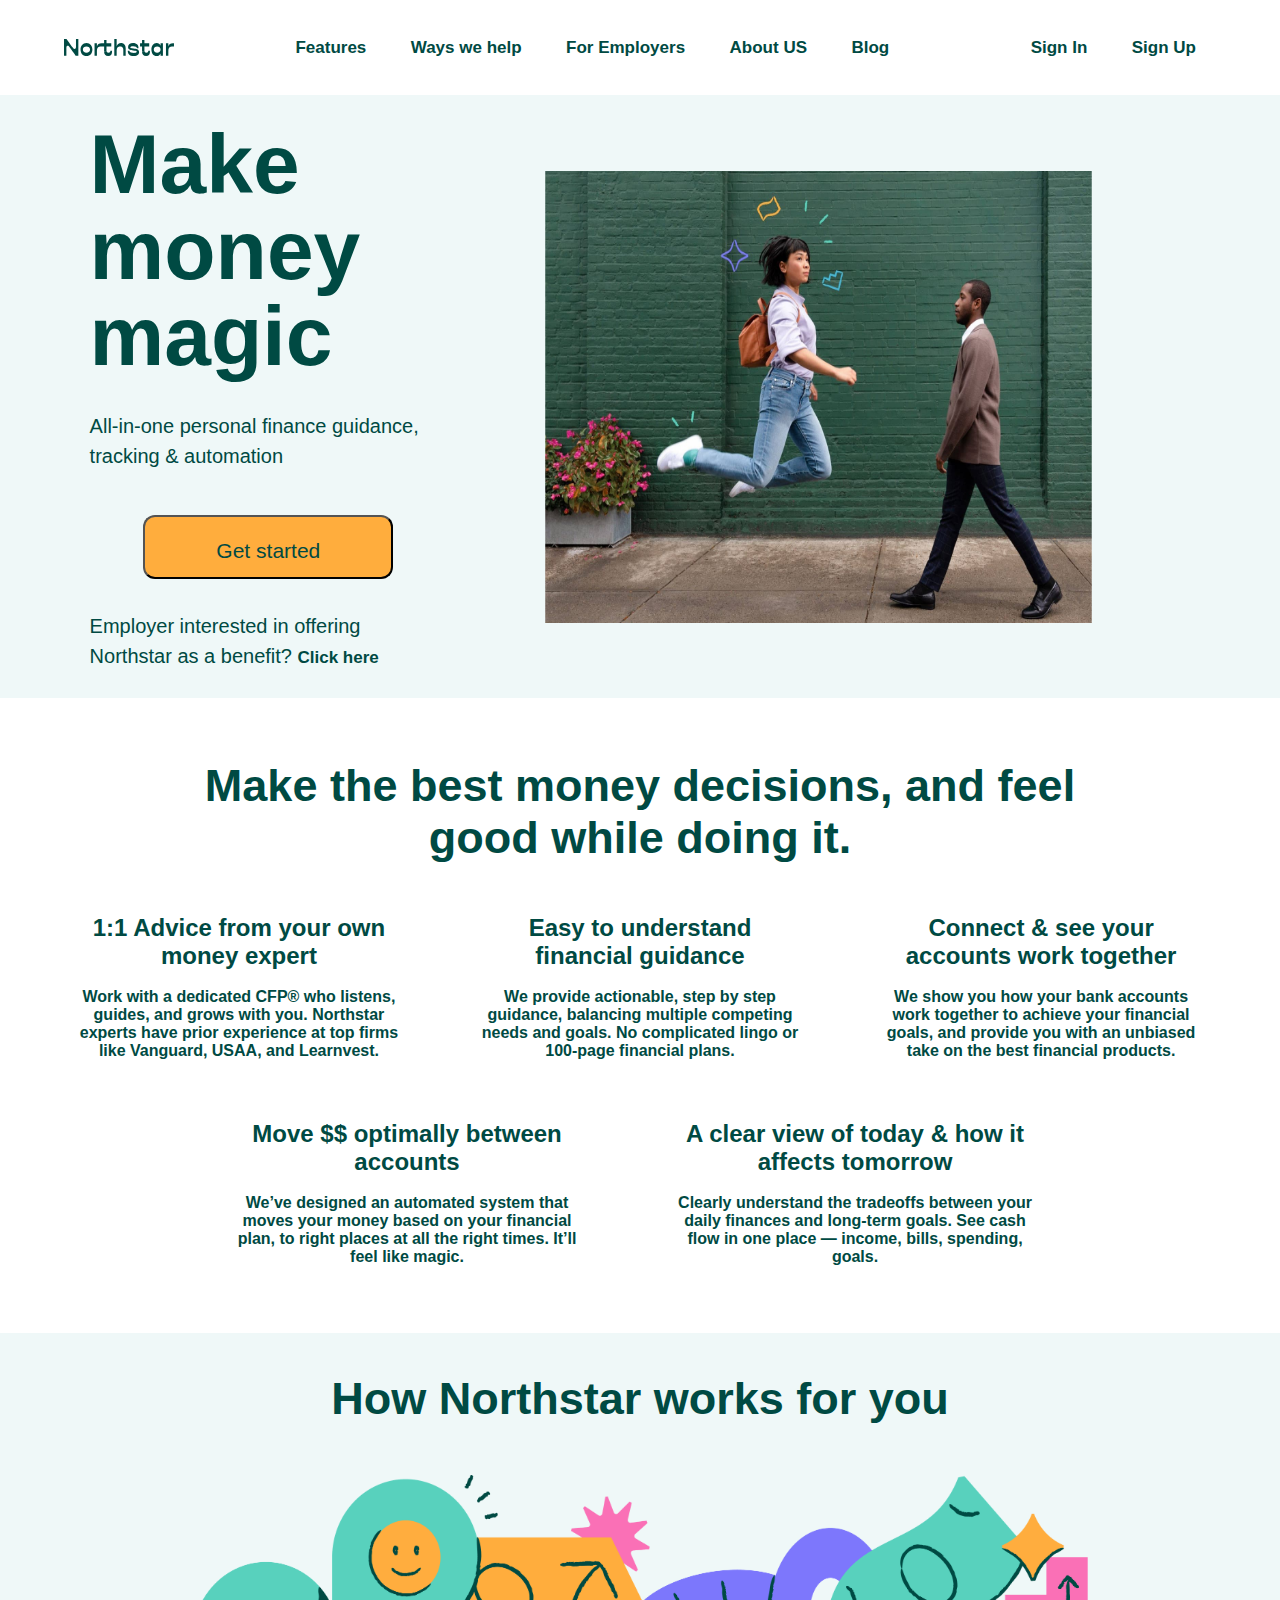
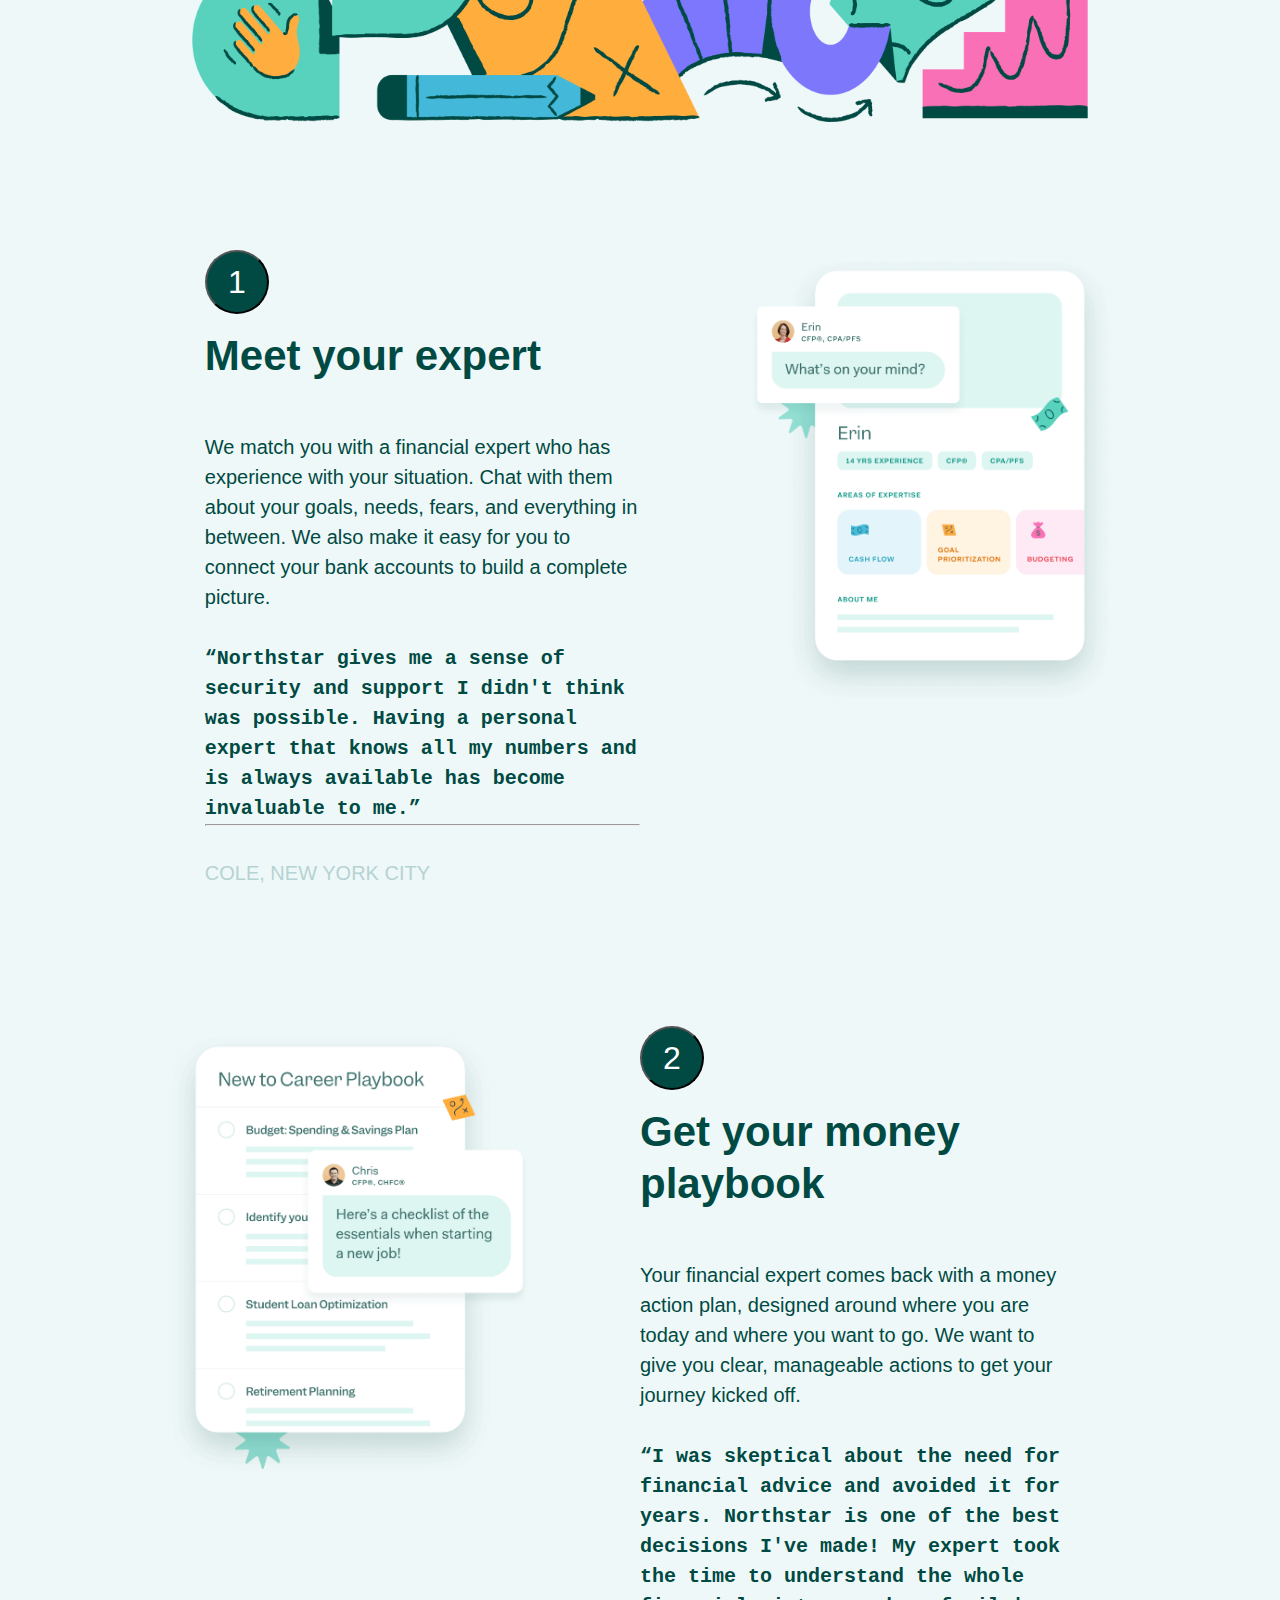
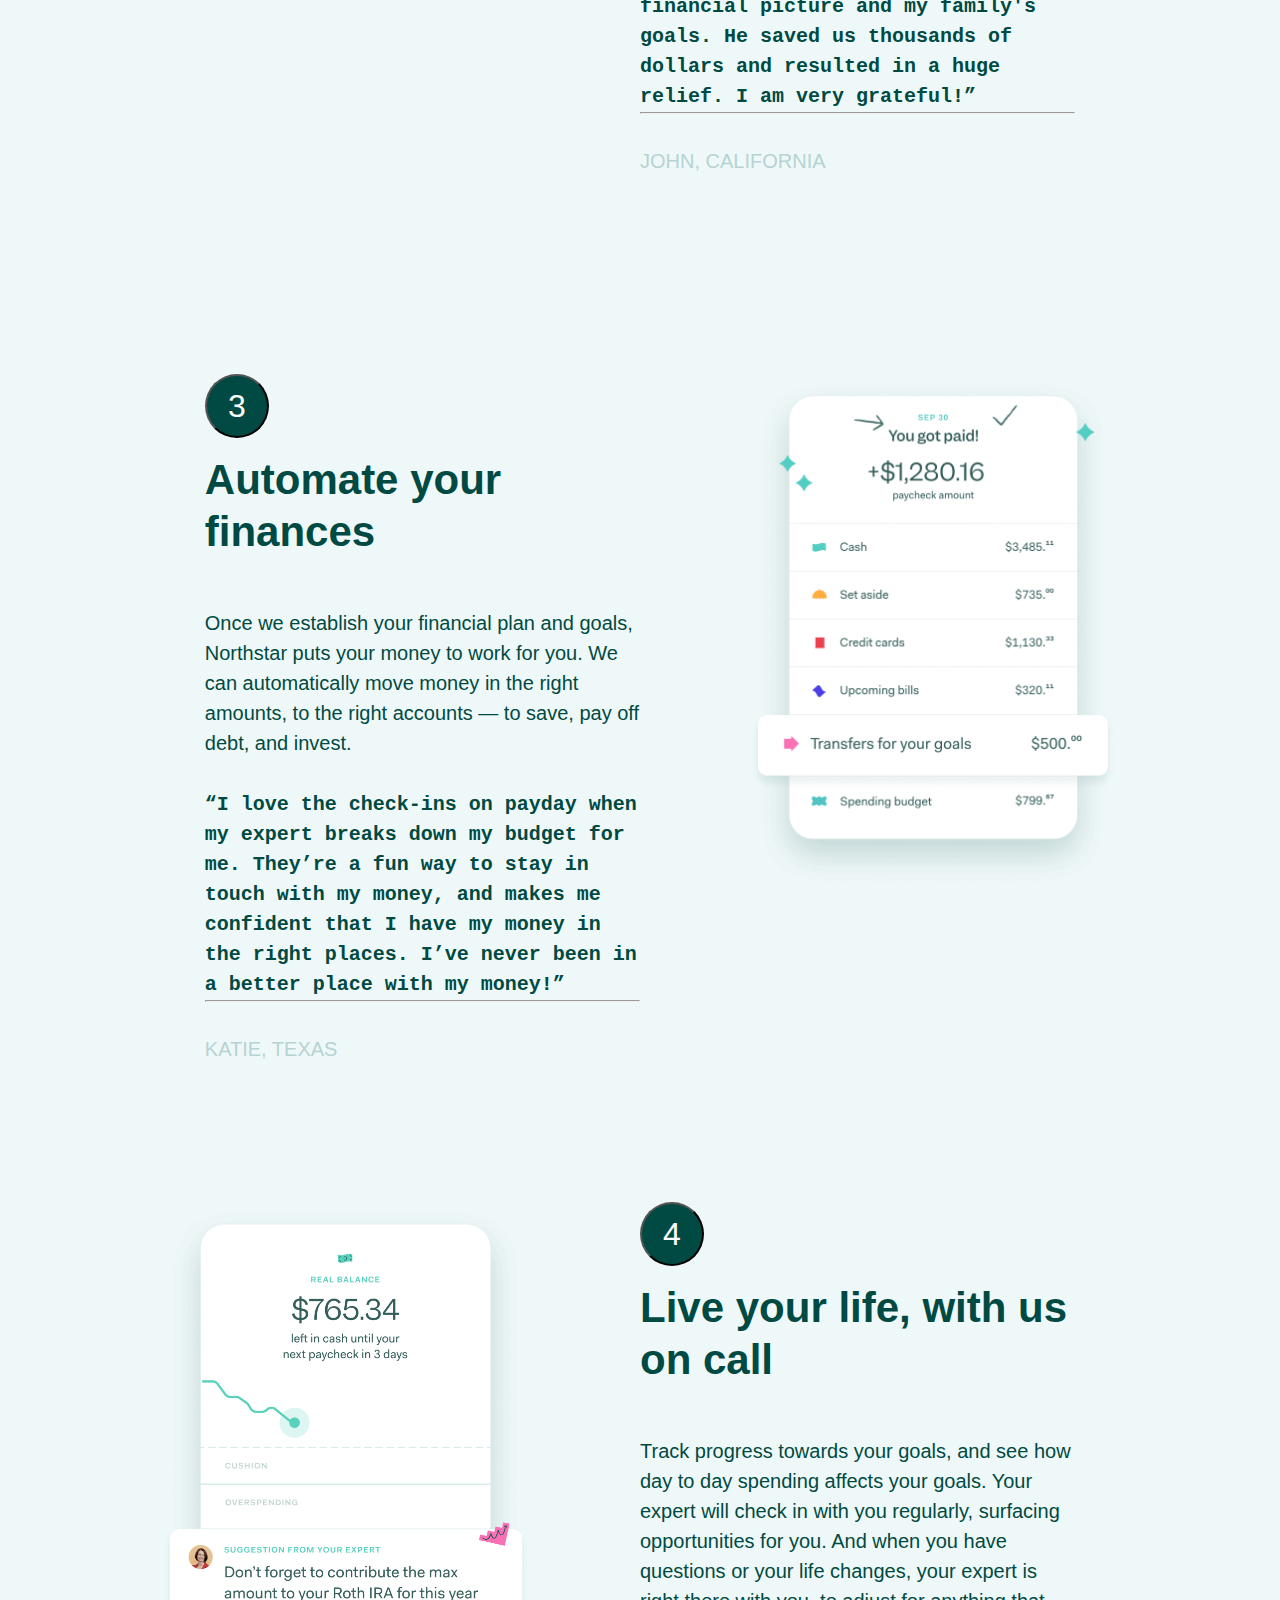
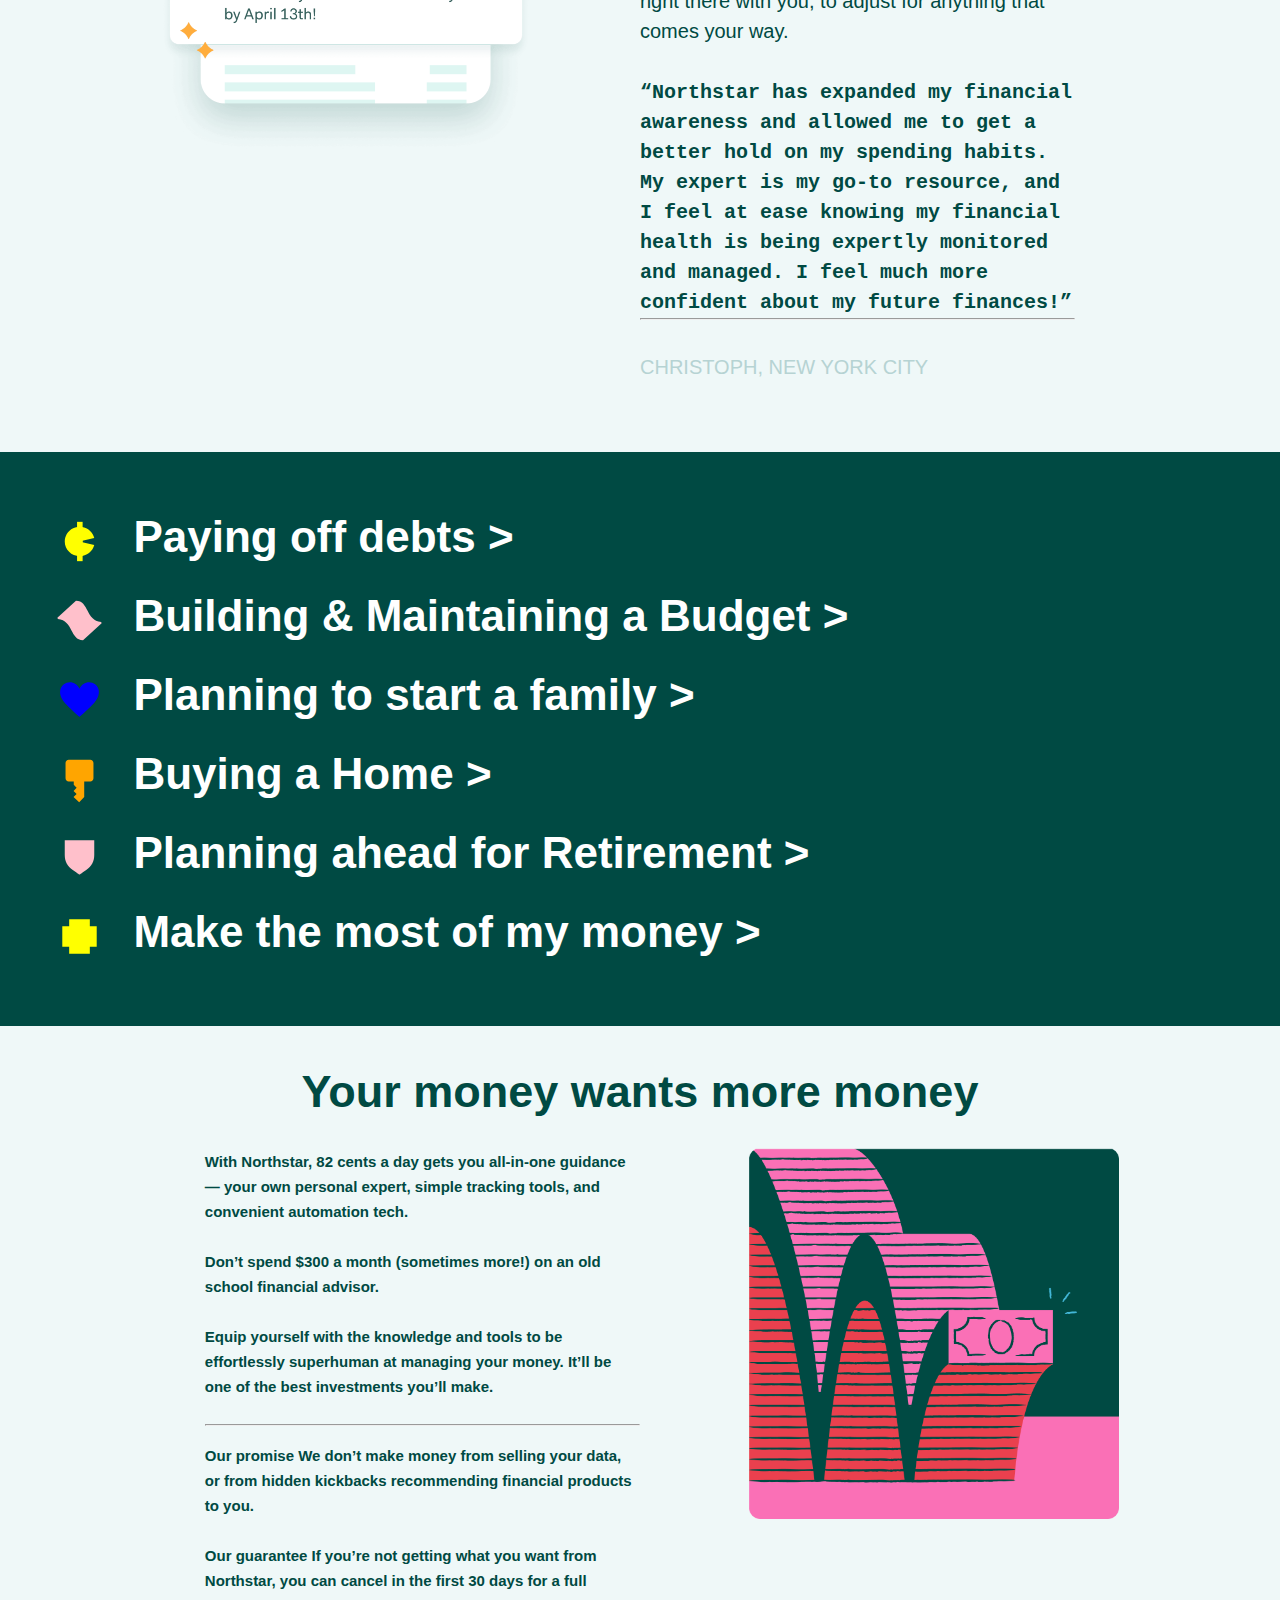
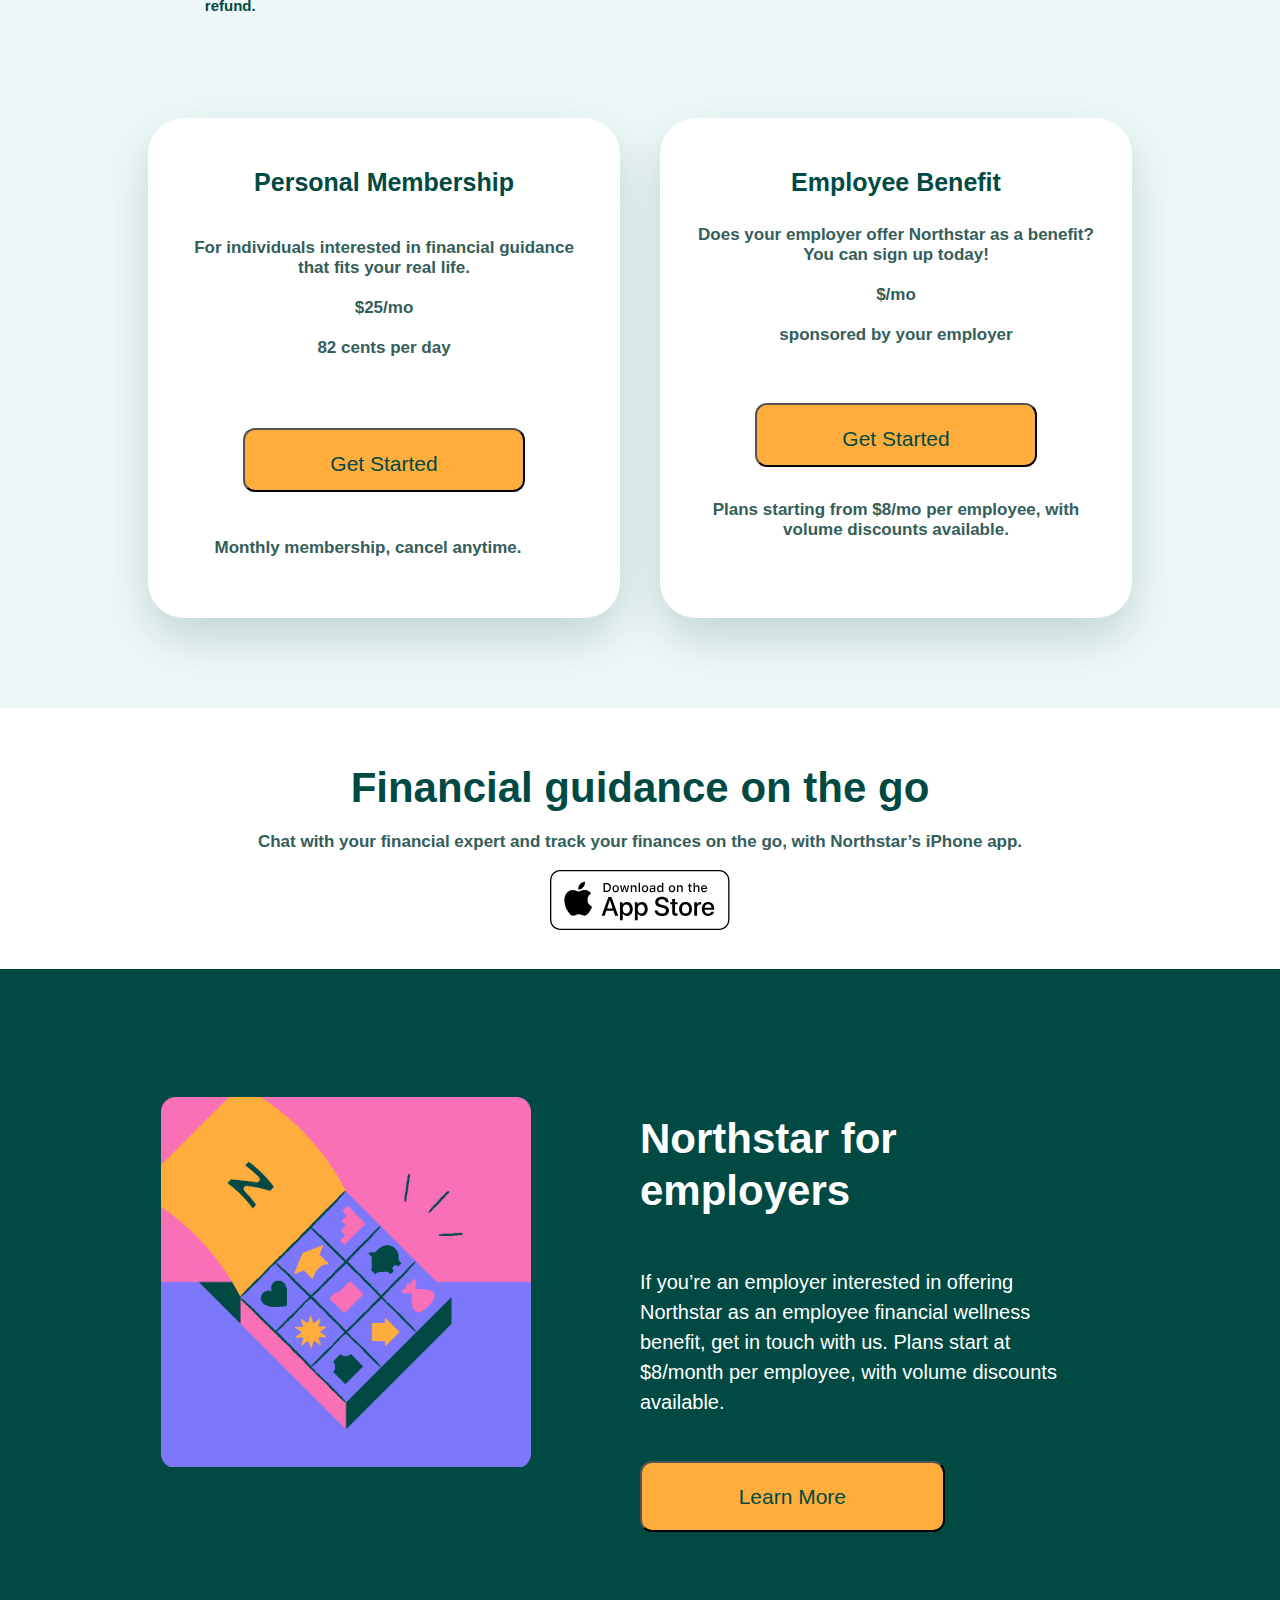
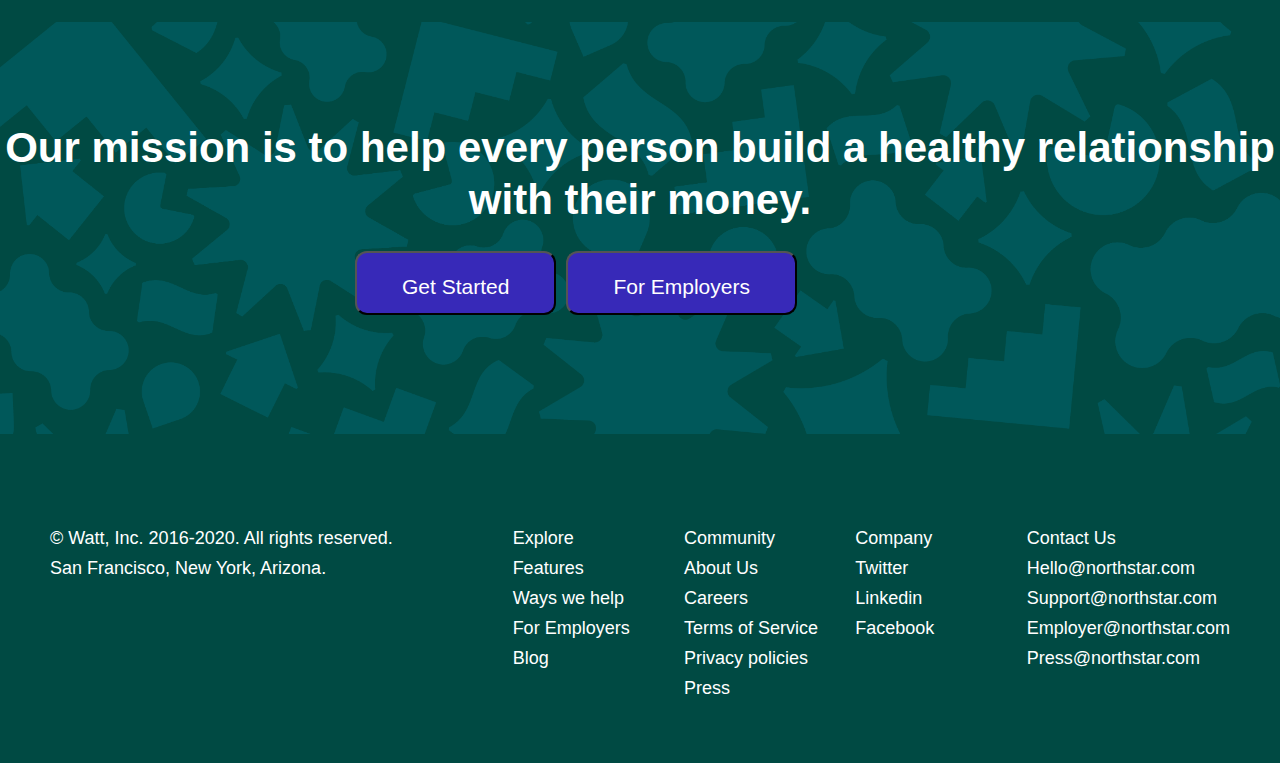
<file: index.html>
<!DOCTYPE html>

<html>
    <head>
        <meta charset="utf-8">
        <meta http-equiv="X-UA-Compatible" content="IE=edge">
        <title>Northstar</title>
        <meta name="description" content="">
        <meta name="viewport" content="width=device-width, initial-scale=1">
        <link rel="stylesheet" href="style.css">
    </head>
    <body>
        <div class="section1">
            <svg font-family="inherit" flex="0 0 auto" color="#004A43" class="logo" viewBox="0 0 656 104" fill="currentColor"><path d="M62.6699 60.43C68.2999 60.43 71.4399 56.77 71.4399 48.8V0.570007H85.5699V101.86H70.9099C70.9099 101.86 44.6099 65 34.5299 51.54C30.2099 45.66 27.8599 42 23.0099 42C17.3799 42 14.2399 45.66 14.2399 53.63V101.86H0.109863V0.570007H14.7699C14.7699 0.570007 41.0699 37.43 51.1499 50.89C55.4699 56.77 57.8199 60.43 62.6699 60.43Z" fill="currentColor"></path><path d="M169.32 64.17C169.32 85.63 156.63 103.43 134.12 103.43C111.35 103.43 98.6599 85.63 98.6599 64.17C98.6599 43.1 111.35 25.04 134.12 25.04C156.62 25.04 169.32 43.1 169.32 64.17ZM155.31 64.17C155.31 52.26 146.93 45.33 134.11 45.33C121.02 45.33 112.65 52.27 112.65 64.17C112.65 76.6 121.03 83.15 134.11 83.15C146.94 83.15 155.31 76.6 155.31 64.17Z" fill="currentColor"></path><path d="M239.32 77.3V46.24H227.28C212.88 46.24 204.12 47.68 199.14 56.19C196.78 60.25 196.26 65.22 196.26 72.68V101.86H182.13V26.61H196.26V45.72C200.19 32.63 208.69 26.61 223.87 26.61H239.31V7.37H253.44V26.61H281.94V46.24H253.44V71.57" fill="currentColor"></path><path d="M299.93 101.86V0.570007H314.06V45.98C317.2 33.94 326.23 25.3 340.36 25.3C356.72 25.3 367.84 37.99 367.84 56.05V101.85H353.71V65.47C353.71 60.76 353.19 56.96 350.57 53.3C347.17 48.59 342.06 46.23 334.74 46.23C326.63 46.23 318.91 49.11 315.37 58.79C314.06 62.45 314.06 68.34 314.06 74.62V101.84H299.93V101.86Z" fill="currentColor"></path><path d="M465.51 77.3V46.24H453.47V26.61H465.51V7.37H479.64V26.61H508.14V46.24H479.64V71.57" fill="currentColor"></path><path d="M575.8 101.86V87.73C571.48 97.28 563.76 103.43 552.51 103.43C532.23 103.43 521.36 86.29 521.36 64.3C521.36 42.71 532.22 25.04 552.51 25.04C563.76 25.04 571.49 31.32 575.8 40.87V26.61H589.93V101.86H575.8ZM575.8 64.17C575.8 52.26 567.69 45.33 555.65 45.33C543.35 45.33 535.37 52.27 535.37 64.17C535.37 76.6 543.35 83.15 555.65 83.15C567.69 83.15 575.8 76.6 575.8 64.17Z" fill="currentColor"></path><path d="M608.12 101.86V26.61H622.25V45.72C626.18 32.63 634.68 26.61 649.86 26.61H655.88V46.24H653.26C638.87 46.24 630.1 47.68 625.12 56.19C622.76 60.25 622.24 65.22 622.24 72.68V101.86H608.12Z" fill="currentColor"></path><path d="M479.64 71.57C479.64 77.94 482.02 83.19 491.13 83.19C499.3 83.19 502.88 79.07 502.88 71.5H512.69C514.05 92.18 506.86 103.43 489.88 103.43C472.98 103.43 465.5 90.78 465.5 77.3" fill="currentColor"></path><path d="M253.46 71.57C253.46 77.94 255.84 83.19 264.95 83.19C273.12 83.19 276.7 79.07 276.7 71.5H286.51C287.87 92.18 280.68 103.43 263.7 103.43C246.8 103.43 239.32 90.78 239.32 77.3" fill="currentColor"></path><path d="M447.72 80.14C447.72 90.28 440.36 103.43 416.05 103.43C389.61 103.43 379.75 88.25 380.4 71.5H390.21C390.21 75.69 392.75 78.7 395.76 80.53C401.19 83.72 409.81 84.19 417.01 84.19C425.9 84.19 433.62 81.87 433.62 77.08C433.62 74.44 432.03 72.28 427.01 71.37C423.7 70.77 419.1 70.03 412.41 69.21C397.41 67.36 382.12 64.69 382.12 48.6C382.12 34.5 394.2 25.04 411.55 25.04C434.87 25.04 445.72 40.1 444.21 55.75H434.66C434.66 52.45 432.02 48.92 428.75 47.22C424.96 45.26 420.13 44.02 412.41 44.02C402.25 44.02 395.48 46.19 395.48 51.06C395.48 54.86 398.56 56.81 414.36 58.61C424.5 59.74 431.51 60.67 436.31 62.81C444.57 66.17 447.72 73.2 447.72 80.14Z" fill="currentColor"></path></svg>
            <ul class="navbar">
                <li>Features</li>
                <li>Ways we help</li>
                <li>For Employers</li>
                <li>About US</li>
                <li>Blog</li>
            </ul>
            <ul class="signin">
                <li>Sign In</li>
                <li>Sign Up</li>
            </ul>
        </div>
        <div class="section2">
            <div class="S1">
                <p class="p1">Make money magic</p>
                <p class="p2">All-in-one personal finance guidance, tracking & automation</p>
                <button class="b1">Get started</button>
                <p class="p3">Employer interested in offering Northstar as a benefit? <a href="#">Click here</a></p>
            </div>
            <div class="S2">
                <img src="images/bg1.jpg" alt="Northstarr">
            </div>
        </div>
        <div class="section3">
            <p class="p4">Make the best money decisions, and feel good while doing it.</p>
        </div>
        <div class="section4">
            <div class="S3">
                <h2>1:1 Advice from your own money expert</h2><br>
                Work with a dedicated CFP® who listens, guides, and grows with you. Northstar experts have prior experience at top firms like Vanguard, USAA, and Learnvest.
            </div>
            <div class="S3">
                <h2>Easy to understand financial guidance</h2><br>
                We provide actionable, step by step guidance, balancing multiple competing needs and goals. No complicated lingo or 100-page financial plans.
            </div>
            <div class="S3">
                <h2>Connect & see your accounts work together</h2><br>
                We show you how your bank accounts work together to achieve your financial goals, and provide you with an unbiased take on the best financial products.
            </div>
        </div>
        <div class="section5">
            <div class="S4">
                <h2>Move $$ optimally between accounts</h2><br>
                We’ve designed an automated system that moves your money based on your financial plan, to right places at all the right times. It’ll feel like magic.
            </div>
            <div class="S4">
                <h2>A clear view of today &amp; how it affects tomorrow</h2><br>
                Clearly understand the tradeoffs between your daily finances and long-term goals. See cash flow in one place — income, bills, spending, goals.
            </div>
        </div>
        <div class="section6">
            <p class="p5">How Northstar works for you</p>
            <img src="images/bg2.png" alt="">
        </div>
        <div class="section7">
            <div class="S5">
                <button class="b2">1</button>
                <p class="p6">Meet your expert</p><br>
                <p class="p7"> We match you with a financial expert who has experience with your situation. Chat with them about your goals, needs, fears, and everything in between. We also make it easy for you to connect your bank accounts to build a complete picture.</p>
                <p class="p8">“Northstar gives me a sense of security and support I didn't think was possible. Having a personal expert that knows all my numbers and is always available has become invaluable to me.”</p>
                <hr>
                <p class="p9">COLE, NEW YORK CITY</p>
            </div>
            <div class="S6">
                <img src="images/bg3.png" alt="">
            </div>
        </div>
        <div class="section8">
            <div class="S5">
                <button class="b2">2</button>
                <p class="p6">Get your money playbook</p><br>
                <p class="p7">Your financial expert comes back with a money action plan, designed around where you are today and where you want to go. We want to give you clear, manageable actions to get your journey kicked off.</p>
                <p class="p8">“I was skeptical about the need for financial advice and avoided it for years. Northstar is one of the best decisions I've made! My expert took the time to understand the whole financial picture and my family's goals. He saved us thousands of dollars and resulted in a huge relief. I am very grateful!”</p>
                <hr>
                <p class="p9">JOHN, CALIFORNIA</p>
            </div>
            <div class="S6">
                <img src="images/bg4.png" alt="">
            </div>
        </div>
        <div class="section7">
            <div class="S5">
                <button class="b2">3</button>
                <p class="p6">Automate your finances</p><br>
                <p class="p7">Once we establish your financial plan and goals, Northstar puts your money to work for you. We can automatically move money in the right amounts, to the right accounts — to save, pay off debt, and invest.</p>
                <p class="p8">“I love the check-ins on payday when my expert breaks down my budget for me. They’re a fun way to stay in touch with my money, and makes me confident that I have my money in the right places. I’ve never been in a better place with my money!”</p>
                <hr>
                <p class="p9">KATIE, TEXAS</p>
            </div>
            <div class="S6">
                <img src="images/bg5.png" alt="">
            </div>
        </div>
        <div class="section8">
            <div class="S5">
                <button class="b2">4</button>
                <p class="p6">Live your life, with us on call</p><br>
                <p class="p7"> Track progress towards your goals, and see how day to day spending affects your goals. Your expert will check in with you regularly, surfacing opportunities for you. And when you have questions or your life changes, your expert is right there with you, to adjust for anything that comes your way.</p>
                <p class="p8">“Northstar has expanded my financial awareness and allowed me to get a better hold on my spending habits. My expert is my go-to resource, and I feel at ease knowing my financial health is being expertly monitored and managed. I feel much more confident about my future finances!”</p>
                <hr>
                <p class="p9">CHRISTOPH, NEW YORK CITY</p>
            </div>
            <div class="S6">
                <img src="images/bg6.png" alt="">
            </div>
        </div>
        <div class="section9">
            <svg class="li" viewBox="0 0 56 56" fill="yellow"><path d="M30.9635 9.33337H25.67V46.6667H30.9635V9.33337Z" fill="yellow"></path><path d="M30.7864 28.6273C30.7864 27.9599 30.7864 28.0533 30.7864 27.3859L42 24.6964C40.4808 18.6099 34.8808 14.0984 28.2044 14.0984C20.363 14.0984 14 20.325 14 28.0133C14 35.6948 20.3562 41.9282 28.2044 41.9282C34.8808 41.9282 40.4808 37.41 42 31.3302L30.7864 28.6273Z" fill="yellow"></path></svg>
            <h1> &nbsp; Paying off debts &gt;</h1>
        </div>
        <div class="section10">
            <svg class="li" viewBox="0 0 56 56" fill="pink"><path d="M48.528 29.483C33.8362 28.1633 36.9904 9.33337 24.6511 9.33337L7 25.3606C7.22476 25.9048 7.25473 25.9728 7.472 26.517C22.1638 27.8368 19.0096 46.6667 31.3489 46.6667L49 30.6395C48.7827 30.0953 48.7528 30.0272 48.528 29.483Z" fill="pink"></path></svg>
            <h1> &nbsp; Building &amp; Maintaining a Budget &gt;</h1>
        </div>
        <div class="section10">
            <svg class="li" viewBox="0 0 56 56" fill="blue"><path d="M28 44.4647C28 44.4647 18.6821 36.2385 14.1255 31.2649C8.77278 25.4118 7.76442 17.6481 13.1399 13.5085C17.9239 9.81622 25.1796 11.3629 28 17.7088C30.8204 11.3553 38.0761 9.81622 42.8602 13.5085C48.2356 17.6557 47.2273 25.4118 41.8746 31.2649C37.3255 36.2385 28 44.4647 28 44.4647Z" fill="blue"></path></svg>
            <h1> &nbsp; Planning to start a family &gt;</h1>
        </div>
        <div class="section10">
            <svg class="li" viewBox="0 0 56 56" fill="orange"><path fill-rule="evenodd" clip-rule="evenodd" d="M32.4744 30.8258H38.2429C39.8961 30.8258 41.2388 29.483 41.2456 27.8231V13.228C41.2456 11.5681 39.9028 10.2253 38.2429 10.2253H17.7572C16.0972 10.2253 14.7545 11.5681 14.7545 13.228V27.8231C14.7545 29.483 16.0972 30.8258 17.7572 30.8258H22.5554V33.9503L25.268 36.8787L22.3463 39.8072L25.268 42.7289L22.3463 45.6574L27.6971 50.4415L32.4744 45.6574V30.8258Z" fill="orange"></path></svg>
            <h1> &nbsp; Buying a Home &gt;</h1>
        </div>
        <div class="section10">
            <svg class="li" viewBox="0 0 56 56" fill="pink"><path d="M42 11.6666V25.6676C42 31.7034 39.5505 36.3468 34.3793 39.916C29.2082 43.4852 28 44.3333 28 44.3333C28 44.3333 26.7919 43.4922 21.6207 39.916C16.4495 36.3468 14 31.7034 14 25.6676V11.6666H42Z" fill="pink"></path></svg>
            <h1> &nbsp; Planning ahead for Retirement &gt;</h1>
        </div>
        <div class="section11">
            <svg class="li" viewBox="0 0 56 56" fill="yellow"><path d="M37.7985 18.2015V11.6666H18.2016V18.2015H11.6667V37.7984H18.2016V44.3333H37.7985V37.7984H44.3334V18.2015H37.7985Z" fill="yellow"></path></svg>
            <h1> &nbsp; Make the most of my money &gt;</h1>
        </div>
        <div class="section12">
            <p class="p10">Your money wants more money</p>
        </div>
        <div class="section13">
            <div class="S7">
                <p class="p11">
                    With Northstar, 82 cents a day gets you all-in-one guidance — your own personal expert, simple tracking tools, and convenient automation tech. 
                <br>
                <br>
                    Don’t spend $300 a month (sometimes more!) on an old school financial advisor. 
                <br>
                <br>
                    Equip yourself with the knowledge and tools to be effortlessly superhuman at managing your money. It’ll be one of the best investments you’ll make.
                <br>
                <br>
                </p>
                <hr>
                <p class="p12">
                    Our promise
                        We don’t make money from selling your data, or from hidden kickbacks recommending financial products to you. 
                <br>
                <br>
                    Our guarantee
                        If you’re not getting what you want from Northstar, you can cancel in the first 30 days for a full refund.    
                </p>
            </div>
            <div class="S8">
                <img src="images/bg7.png" alt="">
            </div>
        </div>
        <div class="section14">
            <div class="S9">
                <div class="A1">
                    <h5>Personal Membership</h5>
                    <h6>
                        For individuals interested in financial guidance that fits your real life.
                    <br>
                    <br>
                    $25/mo
                    <br>
                    <br>
                    82 cents per day
                    </h6>
                    <br>
                    <button class="b3">Get Started</button>
                    <br>
                    <h6 class="H1">Monthly membership, cancel anytime.</h6>
                    <br>
                </div>
                <div class="A1">
                    <h5>Employee Benefit</h5>
                    <h6>
                        Does your employer offer Northstar as a benefit? You can sign up today!
                    <br>
                    <br>
                    $/mo
                    <br>
                    <br>
                    sponsored by your employer 
                    </h6>
                    <br>
                    <button class="b3">Get Started</button>
                    <br>
                    <h6 class="H1">Plans starting from $8/mo per employee, with volume discounts available.</h6>
                    <br>
                </div>
            </div>
        </div>
        <div class="section15">
            <div class=".S10">
                <p class="p13">Financial guidance on the go</p>
                <br>
                <h6 class="h7">
                    Chat with your financial expert and track your finances on the go, with Northstar’s iPhone app.
                </h6>
            </div>
            <br>
            <svg class="apple" width="180" height="60" viewBox="0 0 180 60" fill="none"><path d="M165.202 0.000195H14.302C13.752 0.000195 13.2085 0.000195 12.6599 0.003195C12.2007 0.006195 11.7451 0.01491 11.2815 0.022245C10.2743 0.0340977 9.26941 0.122709 8.27565 0.28731C7.28329 0.455494 6.32201 0.772569 5.42433 1.22781C4.52775 1.6869 3.70852 2.28345 2.99636 2.9958C2.28045 3.70615 1.68369 4.52722 1.22903 5.42743C0.7731 6.32586 0.456961 7.2886 0.291525 8.28242C0.124516 9.27497 0.0346476 10.279 0.022725 11.2854C0.008805 11.7453 0.007335 12.2067 0 12.6667V47.3381C0.007335 47.8038 0.008805 48.255 0.022725 48.7209C0.0346512 49.7273 0.12452 50.7313 0.291525 51.7238C0.456504 52.7182 0.772662 53.6815 1.22903 54.5802C1.68349 55.4775 2.28033 56.2953 2.99636 57.0017C3.70582 57.7172 4.52558 58.3142 5.42433 58.7697C6.322 59.2262 7.28318 59.5452 8.27565 59.7159C9.26958 59.8792 10.2743 59.9679 11.2815 59.9811C11.7451 59.9913 12.2007 59.9972 12.6599 59.9972C13.2085 60.0002 13.752 60.0002 14.302 60.0002H165.202C165.741 60.0002 166.289 60.0002 166.828 59.9972C167.285 59.9972 167.754 59.9913 168.211 59.9811C169.216 59.9686 170.219 59.8799 171.211 59.7159C172.207 59.544 173.171 59.2251 174.073 58.7697C174.971 58.3139 175.79 57.717 176.499 57.0017C177.213 56.2925 177.811 55.4754 178.272 54.5802C178.724 53.6808 179.038 52.7176 179.2 51.7238C179.367 50.7311 179.46 49.7274 179.479 48.7209C179.484 48.255 179.484 47.8038 179.484 47.3381C179.496 46.7931 179.496 46.2512 179.496 45.6974V14.3044C179.496 13.7551 179.496 13.2102 179.484 12.6667C179.484 12.2067 179.484 11.7453 179.479 11.2854C179.46 10.2788 179.367 9.27505 179.2 8.28236C179.037 7.28912 178.724 6.32645 178.272 5.42737C177.346 3.62299 175.877 2.15423 174.073 1.22767C173.171 0.773546 172.207 0.456556 171.211 0.287175C170.219 0.121849 169.216 0.0332066 168.211 0.022035C167.754 0.014715 167.285 0.005925 166.828 0.003C166.289 0 165.741 0 165.202 0V0.000195Z" fill="black"></path><path d="M12.6672 58.6877C12.2102 58.6877 11.7642 58.6819 11.3108 58.6717C10.3715 58.6595 9.43435 58.5777 8.5071 58.427C7.64249 58.2781 6.80491 58.0011 6.02199 57.6052C5.24625 57.2125 4.53872 56.6977 3.92649 56.0803C3.3054 55.4702 2.78832 54.7626 2.39573 53.9855C1.99881 53.2034 1.72412 52.3651 1.58123 51.4997C1.42691 50.5699 1.34342 49.6297 1.33148 48.6872C1.32197 48.3709 1.30952 47.3176 1.30952 47.3176V12.6668C1.30952 12.6668 1.32278 11.6296 1.33155 11.3249C1.34299 10.384 1.426 9.44522 1.57985 8.51684C1.72301 7.64912 1.99791 6.80837 2.39504 6.02369C2.78618 5.24716 3.3004 4.53903 3.91775 3.92676C4.5344 3.30868 5.2442 2.79115 6.02126 2.39306C6.80237 1.99838 7.63837 1.72334 8.50124 1.57715C9.43153 1.425 10.3719 1.34274 11.3145 1.33106L12.668 1.31274H166.821L168.19 1.33179C169.124 1.34289 170.056 1.42442 170.978 1.57568C171.85 1.72371 172.694 2.00067 173.484 2.39745C175.041 3.19972 176.308 4.46899 177.107 6.02735C177.498 6.80661 177.768 7.6405 177.91 8.50073C178.065 9.43673 178.153 10.3829 178.17 11.3315C178.175 11.7563 178.175 12.2126 178.175 12.6668C178.187 13.2293 178.187 13.7646 178.187 14.3044V45.6974C178.187 46.2424 178.187 46.7741 178.175 47.3102C178.175 47.798 178.175 48.2449 178.169 48.7048C178.151 49.6366 178.066 50.5658 177.913 51.485C177.773 52.3566 177.499 53.2015 177.103 53.99C176.707 54.7587 176.193 55.4601 175.579 56.0686C174.966 56.6893 174.258 57.2072 173.48 57.6023C172.692 58.0013 171.849 58.2794 170.978 58.427C170.051 58.5785 169.114 58.6603 168.174 58.6717C167.735 58.6819 167.275 58.6877 166.828 58.6877L165.202 58.6907L12.6672 58.6877Z" fill="white"></path><path d="M37.4951 29.8343C37.5118 28.5324 37.8577 27.2558 38.5004 26.1234C39.1431 24.9911 40.0617 24.0396 41.1709 23.3577C40.4663 22.3514 39.5367 21.5232 38.456 20.939C37.3753 20.3547 36.1733 20.0305 34.9454 19.9921C32.326 19.7171 29.7867 21.5595 28.4519 21.5595C27.0912 21.5595 25.0362 20.0194 22.8231 20.0649C21.3917 20.1112 19.9967 20.5274 18.774 21.2731C17.5512 22.0188 16.5425 23.0685 15.8461 24.32C12.8294 29.543 15.0796 37.219 17.9694 41.441C19.4152 43.5083 21.1049 45.8176 23.3159 45.7357C25.4795 45.6459 26.2876 44.356 28.8992 44.356C31.4866 44.356 32.2448 45.7357 34.5006 45.6836C36.8223 45.6459 38.285 43.6071 39.6801 41.5202C40.719 40.0471 41.5183 38.4191 42.0486 36.6963C40.6998 36.1259 39.5488 35.171 38.739 33.9507C37.9293 32.7304 37.4966 31.2988 37.4951 29.8343Z" fill="black"></path><path d="M33.2342 17.2153C34.5 15.6957 35.1237 13.7425 34.9727 11.7705C33.0387 11.9736 31.2523 12.8979 29.9693 14.3592C29.3421 15.0731 28.8616 15.9036 28.5555 16.8033C28.2494 17.703 28.1236 18.6542 28.1853 19.6025C29.1526 19.6124 30.1096 19.4028 30.9842 18.9893C31.8587 18.5758 32.628 17.9693 33.2342 17.2153Z" fill="black"></path><path d="M63.4527 40.7095H56.3526L54.6475 45.7442H51.6402L58.3653 27.1172H61.4898L68.2149 45.7442H65.1563L63.4527 40.7095ZM57.0879 38.3863H62.7159L59.9415 30.2154H59.8638L57.0879 38.3863Z" fill="black"></path><path d="M82.7388 38.9547C82.7388 43.1749 80.48 45.8863 77.0713 45.8863C76.2078 45.9315 75.3491 45.7326 74.5934 45.3124C73.8377 44.8921 73.2156 44.2676 72.7984 43.5103H72.7339V50.2369H69.9463V32.1636H72.6445V34.4224H72.6958C73.1322 33.6687 73.7648 33.0474 74.5263 32.6247C75.2877 32.2019 76.1495 31.9935 77.02 32.0215C80.4668 32.0216 82.7388 34.7462 82.7388 38.9547ZM79.8736 38.9547C79.8736 36.2052 78.4527 34.3975 76.2847 34.3975C74.1548 34.3975 72.7222 36.2432 72.7222 38.9547C72.7222 41.691 74.1548 43.5235 76.2847 43.5235C78.4527 43.5235 79.8735 41.7291 79.8735 38.9547H79.8736Z" fill="black"></path><path d="M97.6868 38.9547C97.6868 43.1749 95.4273 45.8863 92.0186 45.8863C91.1551 45.9315 90.2963 45.7326 89.5407 45.3124C88.785 44.8921 88.1629 44.2676 87.7456 43.5103H87.6811V50.2369H84.8935V32.1636H87.5918V34.4224H87.6431C88.0795 33.6687 88.7121 33.0474 89.4735 32.6247C90.235 32.2019 91.0968 31.9935 91.9673 32.0215C95.4141 32.0216 97.6868 34.7462 97.6868 38.9547ZM94.8208 38.9547C94.8208 36.2052 93.3999 34.3975 91.232 34.3975C89.1021 34.3975 87.6695 36.2432 87.6695 38.9547C87.6695 41.691 89.1021 43.5235 91.232 43.5235C93.3999 43.5235 94.8208 41.7291 94.8208 38.9547Z" fill="black"></path><path d="M107.564 40.5543C107.771 42.4015 109.565 43.6143 112.017 43.6143C114.367 43.6143 116.057 42.4014 116.057 40.7359C116.057 39.29 115.038 38.4244 112.624 37.8311L110.21 37.2495C106.789 36.4234 105.201 34.8237 105.201 32.228C105.201 29.0142 108.002 26.8066 111.978 26.8066C115.915 26.8066 118.614 29.0142 118.704 32.228H115.89C115.722 30.3691 114.185 29.2471 111.94 29.2471C109.694 29.2471 108.157 30.3823 108.157 32.0347C108.157 33.3516 109.139 34.1265 111.54 34.7197L113.592 35.2236C117.414 36.1274 119 37.6626 119 40.3872C119 43.872 116.226 46.0546 111.811 46.0546C107.68 46.0546 104.891 43.9233 104.711 40.5541L107.564 40.5543Z" fill="black"></path><path d="M125.019 28.9497V32.1636H127.602V34.3711H125.019V41.8579C125.019 43.021 125.536 43.563 126.672 43.563C126.978 43.5576 127.284 43.5361 127.589 43.4985V45.6928C127.078 45.7882 126.559 45.8314 126.04 45.8217C123.291 45.8217 122.219 44.789 122.219 42.1552V34.3711H120.244V32.1636H122.218V28.9497H125.019Z" fill="black"></path><path d="M129.096 38.9546C129.096 34.6816 131.613 31.9966 135.537 31.9966C139.474 31.9966 141.979 34.6816 141.979 38.9546C141.979 43.2393 139.488 45.9126 135.537 45.9126C131.588 45.9126 129.096 43.2393 129.096 38.9546ZM139.139 38.9546C139.139 36.0234 137.796 34.2935 135.537 34.2935C133.278 34.2935 131.935 36.0366 131.935 38.9546C131.935 41.8975 133.278 43.6143 135.537 43.6143C137.796 43.6143 139.139 41.8975 139.139 38.9546H139.139Z" fill="black"></path><path d="M144.278 32.1638H146.936V34.4753H147.001C147.181 33.7533 147.604 33.1153 148.198 32.6685C148.793 32.2217 149.524 31.9933 150.267 32.0216C150.589 32.0205 150.909 32.0554 151.222 32.1257V34.7331C150.817 34.6092 150.394 34.5523 149.97 34.5646C149.565 34.5482 149.161 34.6196 148.787 34.7739C148.412 34.9283 148.075 35.1619 147.799 35.4587C147.523 35.7555 147.314 36.1086 147.188 36.4936C147.061 36.8786 147.019 37.2864 147.065 37.6891V45.7443H144.278L144.278 32.1638Z" fill="black"></path><path d="M164.075 41.7554C163.7 44.2207 161.299 45.9126 158.227 45.9126C154.277 45.9126 151.824 43.2656 151.824 39.019C151.824 34.7593 154.29 31.9966 158.11 31.9966C161.867 31.9966 164.23 34.5776 164.23 38.6953V39.6504H154.638V39.8188C154.594 40.3186 154.657 40.8221 154.822 41.2959C154.987 41.7697 155.251 42.2028 155.597 42.5667C155.943 42.9305 156.362 43.2166 156.826 43.4061C157.291 43.5955 157.79 43.684 158.292 43.6655C158.951 43.7272 159.612 43.5747 160.177 43.2305C160.742 42.8864 161.181 42.369 161.428 41.7554L164.075 41.7554ZM154.652 37.7021H161.441C161.466 37.2528 161.398 36.803 161.241 36.3812C161.084 35.9594 160.842 35.5746 160.529 35.251C160.216 34.9273 159.84 34.6718 159.423 34.5005C159.007 34.3292 158.56 34.2457 158.11 34.2554C157.656 34.2527 157.206 34.3399 156.786 34.512C156.366 34.6841 155.984 34.9377 155.663 35.2582C155.341 35.5786 155.086 35.9596 154.913 36.379C154.739 36.7985 154.65 37.2482 154.652 37.7022V37.7021Z" fill="black"></path><path d="M56.7393 13.0963C57.3237 13.0544 57.9101 13.1427 58.4563 13.3548C59.0025 13.567 59.4948 13.8977 59.8976 14.3231C60.3005 14.7486 60.604 15.2581 60.7861 15.815C60.9682 16.3719 61.0244 16.9623 60.9507 17.5436C60.9507 20.403 59.4053 22.0466 56.7393 22.0466H53.5064V13.0963H56.7393ZM54.8965 20.7808H56.584C57.0016 20.8058 57.4195 20.7373 57.8073 20.5804C58.1951 20.4235 58.5431 20.1821 58.8258 19.8737C59.1086 19.5654 59.319 19.1979 59.4418 18.7979C59.5646 18.398 59.5966 17.9757 59.5357 17.5618C59.5922 17.1496 59.5569 16.7299 59.4322 16.3329C59.3075 15.9359 59.0966 15.5714 58.8145 15.2655C58.5324 14.9596 58.1861 14.7199 57.8005 14.5636C57.4149 14.4072 56.9995 14.3381 56.584 14.3612H54.8965V20.7808Z" fill="black"></path><path d="M62.521 18.6664C62.4786 18.2226 62.5293 17.7747 62.6701 17.3516C62.8109 16.9285 63.0385 16.5395 63.3384 16.2095C63.6383 15.8795 64.0039 15.6159 64.4117 15.4355C64.8194 15.2551 65.2604 15.1619 65.7063 15.1619C66.1522 15.1619 66.5932 15.2551 67.001 15.4355C67.4088 15.6159 67.7743 15.8795 68.0742 16.2095C68.3742 16.5395 68.6018 16.9285 68.7426 17.3516C68.8833 17.7747 68.9341 18.2226 68.8916 18.6664C68.9349 19.1108 68.8847 19.5592 68.7443 19.983C68.604 20.4068 68.3765 20.7965 68.0765 21.1272C67.7765 21.4578 67.4106 21.722 67.0024 21.9028C66.5943 22.0836 66.1528 22.177 65.7063 22.177C65.2599 22.177 64.8184 22.0836 64.4102 21.9028C64.002 21.722 63.6362 21.4578 63.3362 21.1272C63.0362 20.7965 62.8087 20.4068 62.6683 19.983C62.5279 19.5592 62.4777 19.1108 62.521 18.6664ZM67.5205 18.6664C67.5205 17.2023 66.8628 16.3461 65.7085 16.3461C64.5498 16.3461 63.898 17.2023 63.898 18.6664C63.898 20.1423 64.5499 20.9919 65.7085 20.9919C66.8628 20.9919 67.5205 20.1364 67.5205 18.6664H67.5205Z" fill="black"></path><path d="M77.3599 22.0466H75.9771L74.5811 17.072H74.4756L73.0855 22.0466H71.7159L69.854 15.2922H71.2061L72.4161 20.4462H72.5157L73.9043 15.2922H75.1832L76.5718 20.4462H76.6773L77.8814 15.2922H79.2144L77.3599 22.0466Z" fill="black"></path><path d="M80.7803 15.2923H82.0635V16.3653H82.1631C82.3321 15.9799 82.6171 15.6569 82.9784 15.4411C83.3397 15.2254 83.7593 15.1278 84.1787 15.1619C84.5074 15.1372 84.8374 15.1868 85.1443 15.3069C85.4512 15.4271 85.7271 15.6147 85.9516 15.856C86.1762 16.0972 86.3435 16.3859 86.4413 16.7007C86.5391 17.0154 86.5649 17.3481 86.5166 17.6741V22.0466H85.1836V18.0089C85.1836 16.9234 84.7119 16.3836 83.7261 16.3836C83.503 16.3732 83.2802 16.4112 83.0731 16.4949C82.866 16.5787 82.6795 16.7062 82.5263 16.8688C82.3731 17.0314 82.2569 17.2252 82.1856 17.4368C82.1143 17.6485 82.0897 17.8732 82.1133 18.0953V22.0467H80.7803L80.7803 15.2923Z" fill="black"></path><path d="M88.6407 12.6555H89.9737V22.0466H88.6407V12.6555Z" fill="black"></path><path d="M91.8267 18.6666C91.7843 18.2226 91.8351 17.7748 91.9759 17.3517C92.1167 16.9285 92.3443 16.5395 92.6443 16.2095C92.9442 15.8795 93.3098 15.6159 93.7176 15.4355C94.1254 15.2551 94.5664 15.1619 95.0124 15.1619C95.4583 15.1619 95.8993 15.2551 96.3071 15.4355C96.7149 15.6159 97.0805 15.8795 97.3804 16.2095C97.6804 16.5395 97.9081 16.9285 98.0488 17.3517C98.1896 17.7748 98.2405 18.2226 98.198 18.6666C98.2412 19.1109 98.191 19.5594 98.0506 19.9832C97.9102 20.407 97.6826 20.7967 97.3826 21.1273C97.0826 21.4579 96.7167 21.7221 96.3085 21.9029C95.9003 22.0837 95.4588 22.1771 95.0124 22.1771C94.5659 22.1771 94.1244 22.0837 93.7162 21.9029C93.308 21.7221 92.9421 21.4579 92.6421 21.1273C92.3421 20.7967 92.1146 20.407 91.9741 19.9832C91.8337 19.5594 91.7835 19.1109 91.8267 18.6666ZM96.8262 18.6666C96.8262 17.2025 96.1685 16.3463 95.0142 16.3463C93.8555 16.3463 93.2037 17.2025 93.2037 18.6666C93.2037 20.1424 93.8555 20.992 95.0142 20.992C96.1685 20.992 96.8262 20.1365 96.8262 18.6666H96.8262Z" fill="black"></path><path d="M99.6013 20.1365C99.6013 18.9206 100.507 18.2197 102.114 18.1201L103.943 18.0146V17.4316C103.943 16.7183 103.471 16.3154 102.56 16.3154C101.816 16.3154 101.301 16.5886 101.153 17.0662H99.8621C99.9983 15.906 101.09 15.1619 102.622 15.1619C104.315 15.1619 105.27 16.0049 105.27 17.4316V22.0466H103.987V21.0974H103.882C103.668 21.4379 103.367 21.7155 103.011 21.9018C102.654 22.0881 102.255 22.1765 101.853 22.1579C101.569 22.1874 101.283 22.1571 101.012 22.0691C100.74 21.9811 100.491 21.8372 100.279 21.6467C100.066 21.4563 99.8966 21.2235 99.78 20.9633C99.6633 20.7032 99.6025 20.4215 99.6013 20.1365ZM103.943 19.5593V18.9946L102.294 19.1001C101.364 19.1623 100.942 19.4787 100.942 20.0742C100.942 20.6821 101.469 21.0359 102.194 21.0359C102.407 21.0574 102.621 21.0359 102.825 20.9728C103.029 20.9096 103.219 20.8061 103.382 20.6684C103.545 20.5306 103.679 20.3614 103.775 20.1709C103.872 19.9804 103.929 19.7724 103.943 19.5593Z" fill="black"></path><path d="M107.022 18.6665C107.022 16.5323 108.119 15.1802 109.826 15.1802C110.248 15.1607 110.667 15.2619 111.034 15.4717C111.401 15.6815 111.7 15.9914 111.897 16.3652H111.997V12.6555H113.33V22.0466H112.053V20.9795H111.947C111.735 21.3507 111.425 21.6568 111.051 21.8645C110.677 22.0722 110.253 22.1737 109.826 22.1579C108.108 22.158 107.022 20.8059 107.022 18.6665ZM108.399 18.6665C108.399 20.0991 109.075 20.9612 110.204 20.9612C111.327 20.9612 112.022 20.0867 112.022 18.6724C112.022 17.2647 111.32 16.3777 110.204 16.3777C109.082 16.3777 108.399 17.2456 108.399 18.6665H108.399Z" fill="black"></path><path d="M118.845 18.6664C118.803 18.2226 118.853 17.7747 118.994 17.3516C119.135 16.9285 119.362 16.5395 119.662 16.2095C119.962 15.8795 120.328 15.6159 120.736 15.4355C121.143 15.2551 121.584 15.1619 122.03 15.1619C122.476 15.1619 122.917 15.2551 123.325 15.4355C123.733 15.6159 124.098 15.8795 124.398 16.2095C124.698 16.5395 124.926 16.9285 125.067 17.3516C125.207 17.7747 125.258 18.2226 125.216 18.6664C125.259 19.1108 125.209 19.5592 125.068 19.983C124.928 20.4068 124.7 20.7965 124.4 21.1272C124.1 21.4578 123.735 21.722 123.326 21.9028C122.918 22.0836 122.477 22.177 122.03 22.177C121.584 22.177 121.142 22.0836 120.734 21.9028C120.326 21.722 119.96 21.4578 119.66 21.1272C119.36 20.7965 119.133 20.4068 118.992 19.983C118.852 19.5592 118.802 19.1108 118.845 18.6664ZM123.844 18.6664C123.844 17.2023 123.187 16.3461 122.032 16.3461C120.874 16.3461 120.222 17.2023 120.222 18.6664C120.222 20.1423 120.874 20.9919 122.032 20.9919C123.187 20.9919 123.844 20.1364 123.844 18.6664Z" fill="black"></path><path d="M127.004 15.2923H128.287V16.3653H128.387C128.556 15.9799 128.841 15.6569 129.202 15.4411C129.564 15.2254 129.983 15.1278 130.403 15.1619C130.731 15.1372 131.061 15.1868 131.368 15.3069C131.675 15.4271 131.951 15.6147 132.176 15.856C132.4 16.0972 132.567 16.3859 132.665 16.7007C132.763 17.0154 132.789 17.3481 132.741 17.6741V22.0466H131.408V18.0089C131.408 16.9234 130.936 16.3836 129.95 16.3836C129.727 16.3732 129.504 16.4112 129.297 16.4949C129.09 16.5787 128.903 16.7062 128.75 16.8688C128.597 17.0314 128.481 17.2252 128.41 17.4368C128.338 17.6485 128.314 17.8732 128.337 18.0953V22.0467H127.004V15.2923Z" fill="black"></path><path d="M140.273 13.6106V15.323H141.736V16.4458H140.273V19.9189C140.273 20.6265 140.564 20.9363 141.228 20.9363C141.398 20.9357 141.567 20.9255 141.736 20.9055V22.0159C141.497 22.0587 141.254 22.0815 141.011 22.084C139.529 22.084 138.938 21.5625 138.938 20.2602V16.4457H137.866V15.3229H138.938V13.6106H140.273Z" fill="black"></path><path d="M143.557 12.6555H144.878V16.3777H144.984C145.161 15.9887 145.454 15.6638 145.822 15.4473C146.191 15.2308 146.617 15.1332 147.043 15.1677C147.37 15.1499 147.697 15.2045 148 15.3276C148.304 15.4507 148.576 15.6392 148.798 15.8797C149.021 16.1202 149.187 16.4068 149.286 16.719C149.384 17.0312 149.413 17.3613 149.369 17.6858V22.0466H148.035V18.0146C148.035 16.9358 147.533 16.3894 146.591 16.3894C146.362 16.3706 146.131 16.4021 145.915 16.4817C145.7 16.5613 145.504 16.687 145.342 16.8501C145.18 17.0132 145.056 17.2097 144.978 17.426C144.9 17.6422 144.87 17.8728 144.89 18.1018V22.0466H143.557L143.557 12.6555Z" fill="black"></path><path d="M157.142 20.223C156.961 20.8403 156.568 21.3743 156.033 21.7315C155.498 22.0887 154.855 22.2465 154.215 22.1771C153.77 22.1889 153.328 22.1036 152.919 21.9273C152.51 21.751 152.145 21.4879 151.848 21.1562C151.551 20.8245 151.33 20.4322 151.2 20.0064C151.07 19.5807 151.034 19.1318 151.095 18.6908C151.036 18.2485 151.072 17.7986 151.202 17.3716C151.332 16.9445 151.552 16.5504 151.847 16.2158C152.142 15.8812 152.506 15.6139 152.914 15.4321C153.321 15.2503 153.763 15.1582 154.209 15.162C156.089 15.162 157.222 16.446 157.222 18.567V19.0321H152.453V19.1068C152.432 19.3547 152.463 19.6042 152.544 19.8393C152.626 20.0744 152.755 20.29 152.924 20.4722C153.094 20.6544 153.299 20.7991 153.528 20.8972C153.756 20.9953 154.003 21.0446 154.252 21.0418C154.571 21.0801 154.894 21.0227 155.18 20.8769C155.466 20.7311 155.702 20.5034 155.859 20.223L157.142 20.223ZM152.453 18.0463H155.864C155.881 17.8196 155.85 17.5919 155.774 17.3778C155.698 17.1637 155.577 16.968 155.421 16.8032C155.264 16.6384 155.075 16.5082 154.865 16.4209C154.655 16.3337 154.429 16.2913 154.202 16.2965C153.971 16.2936 153.743 16.3369 153.529 16.4238C153.315 16.5107 153.121 16.6395 152.958 16.8026C152.795 16.9657 152.667 17.1597 152.58 17.3733C152.493 17.5869 152.45 17.8157 152.453 18.0463H152.453Z" fill="black"></path></svg>
            
        </div>
        <div class="section16">
            <div class="S11">
                <p class="p14">Northstar for employers</p>
                <br>
                <p class="p15"> If you’re an employer interested in offering Northstar as an employee financial wellness benefit, get in touch with us. Plans start at $8/month per employee, with volume discounts available.</p>
                <button class="b4">Learn More</button>
            </div>
            <div class="S12">
                <img src="images/bg8.png" alt="">
            </div>
        </div>
        <div class="section17">
            <div class="S13">
                Our mission is to help every person build a healthy relationship with their money.
                <div class="S14">
                    <button class="b5">Get Started</button>
                    <button class="b5">For Employers</button>
                </div>
            </div>
            <div class="S16">
                <div class="S15">
                    &copy; Watt, Inc. 2016-2020. All rights reserved.
                    <br>
                    San Francisco, New York, Arizona.
                </div>
                <div class="S15">
                    Explore <br>
                    Features <br>
                    Ways we help <br>
                    For Employers <br>
                    Blog <br>
                </div>
                <div class="S15">
                    Community <br>
                    About Us <br>
                    Careers <br>
                    Terms of Service <br>
                    Privacy policies <br>
                    Press 
                </div>
                <div class="S15">
                    Company <br>
                    Twitter <br>
                    Linkedin <br>
                    Facebook
                </div>
                <div class="S15">
                    Contact Us <br>
                    Hello@northstar.com <br>
                    Support@northstar.com <br>
                    Employer@northstar.com <br>
                    Press@northstar.com
                </div>
            </div>
        </div>
    </body>
</html>
</file>
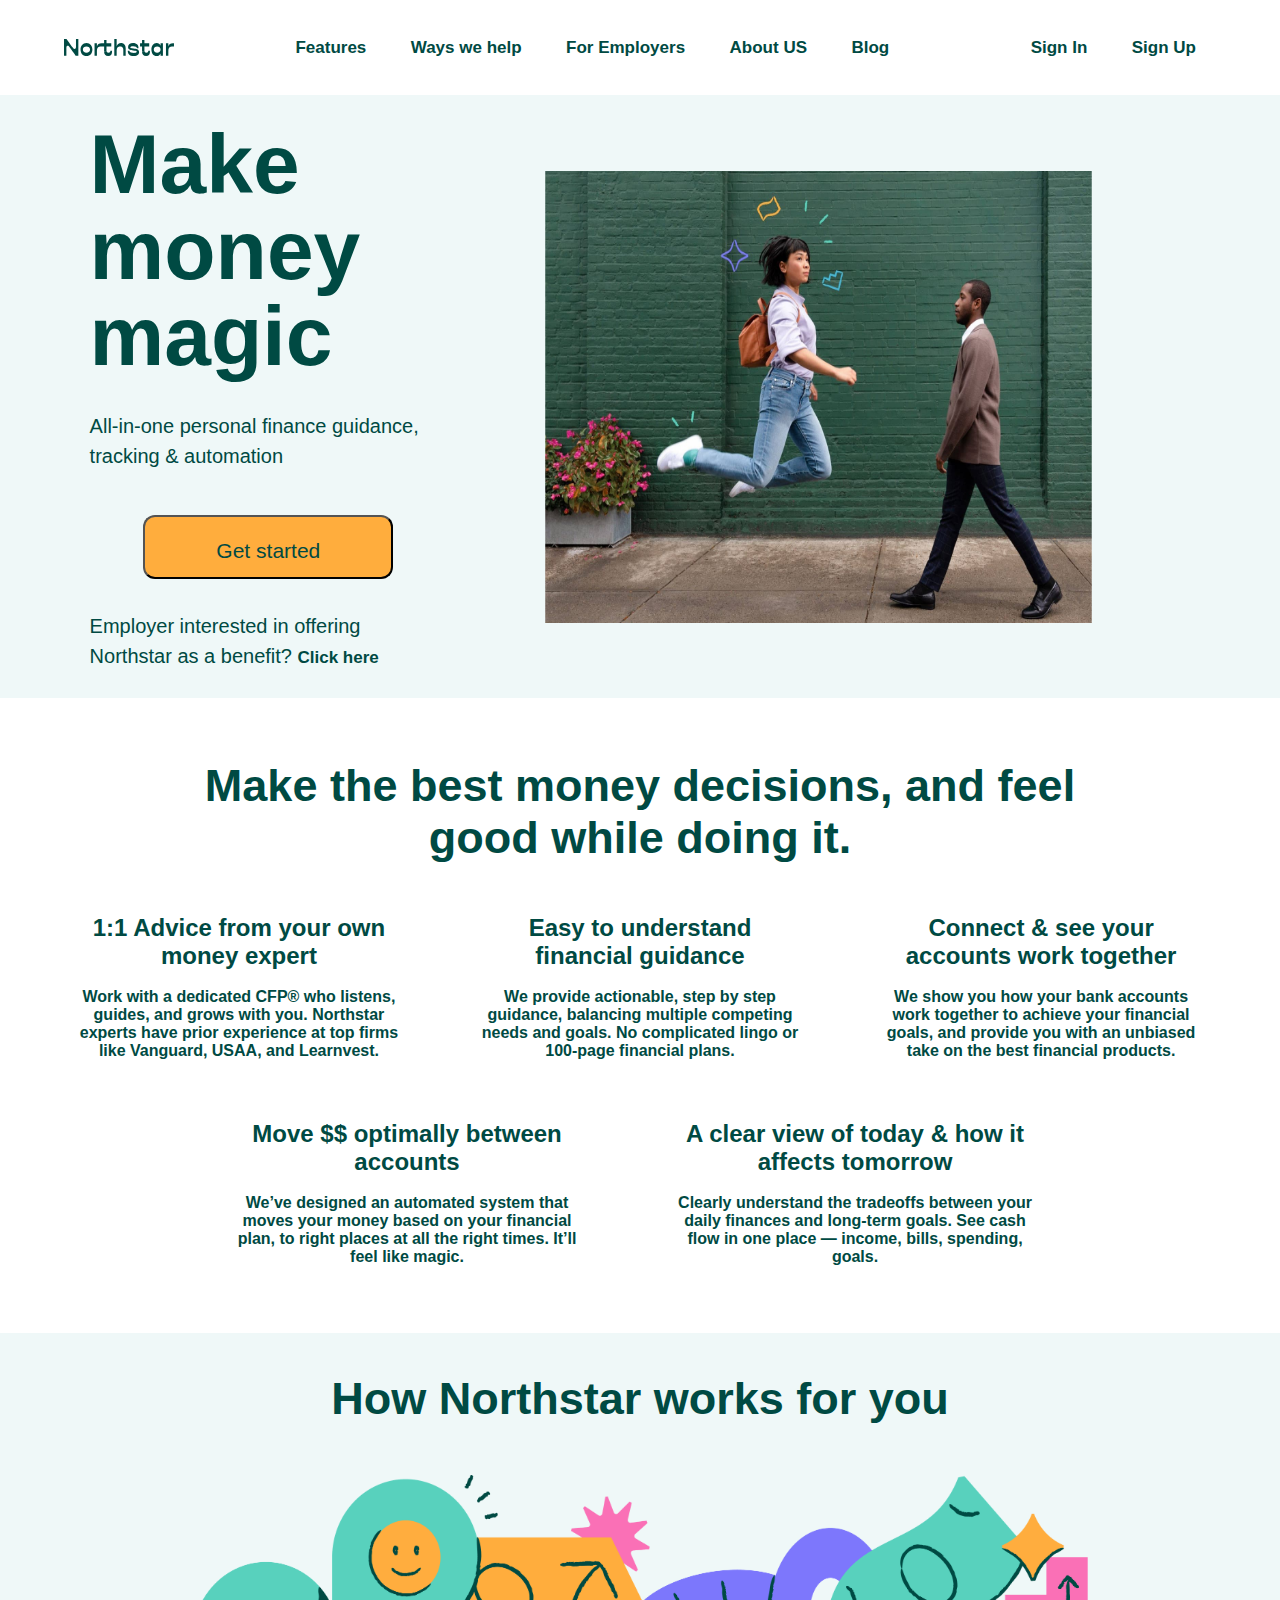
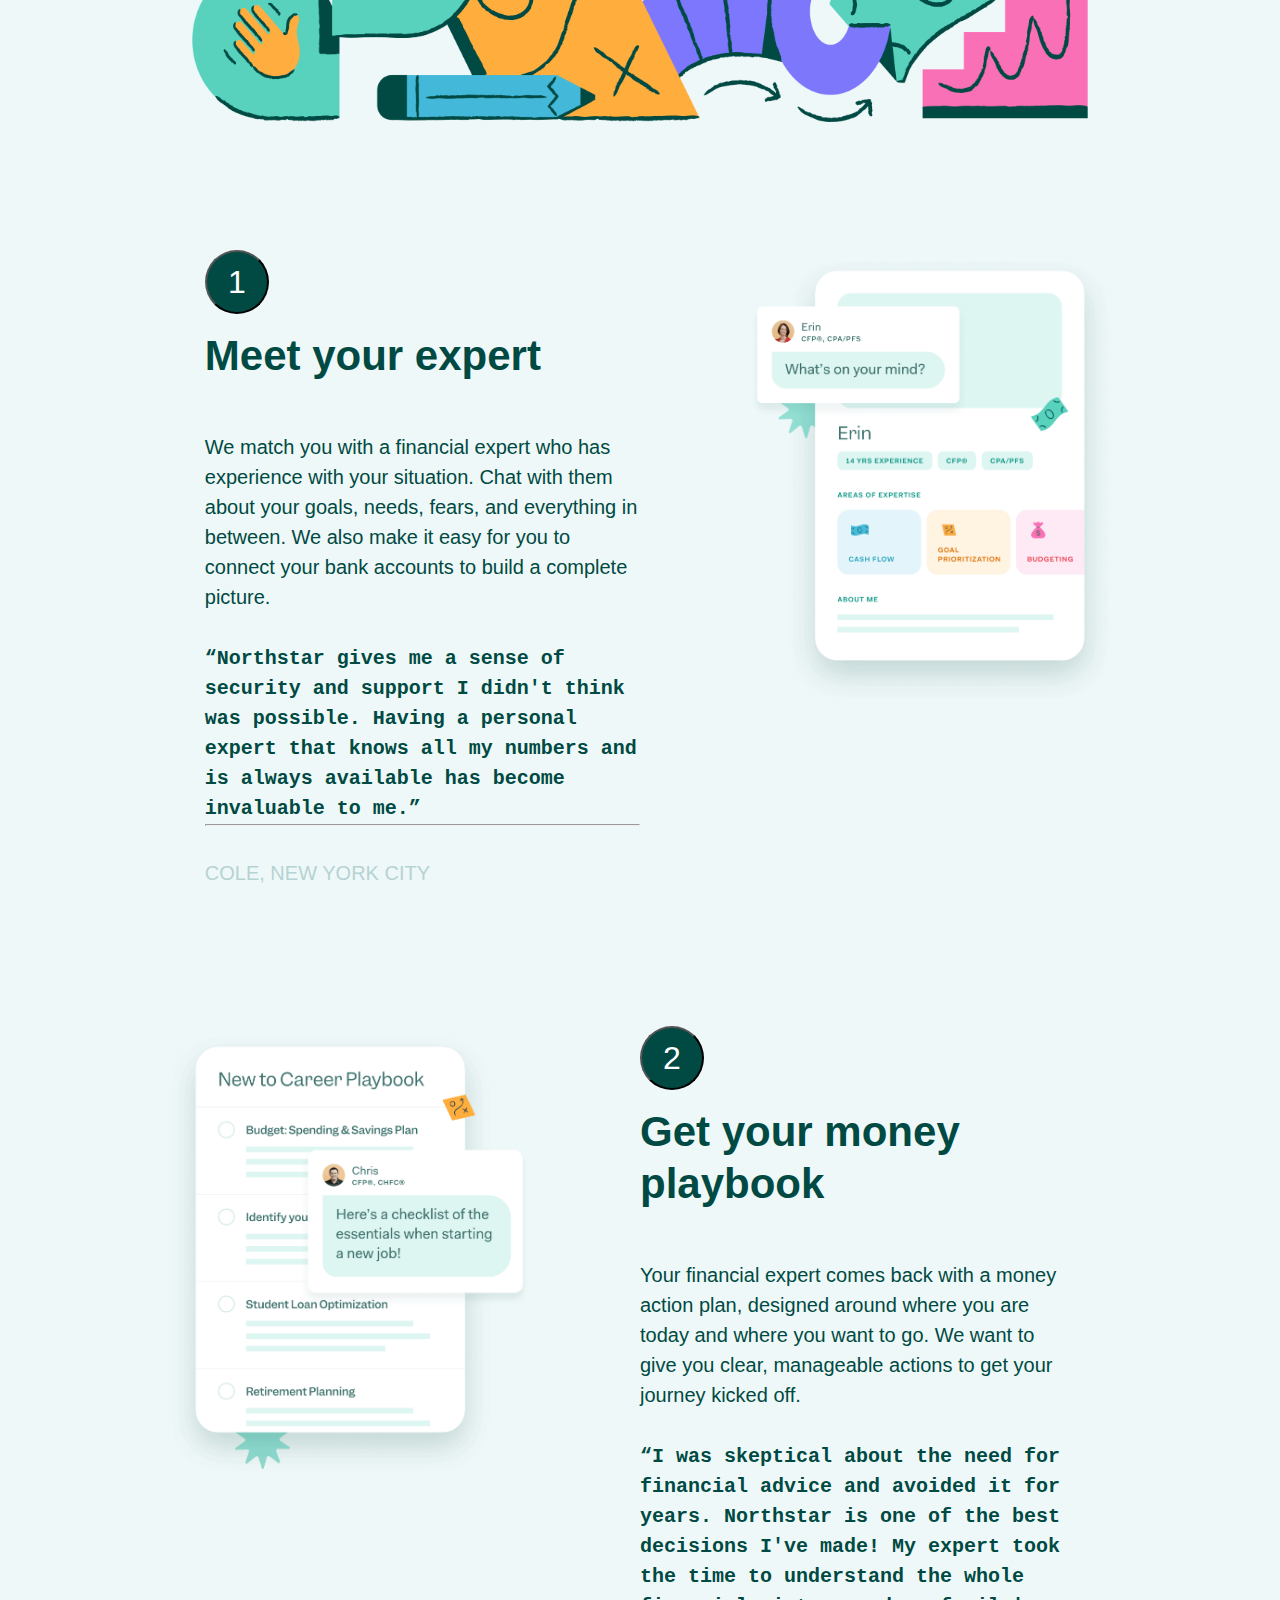
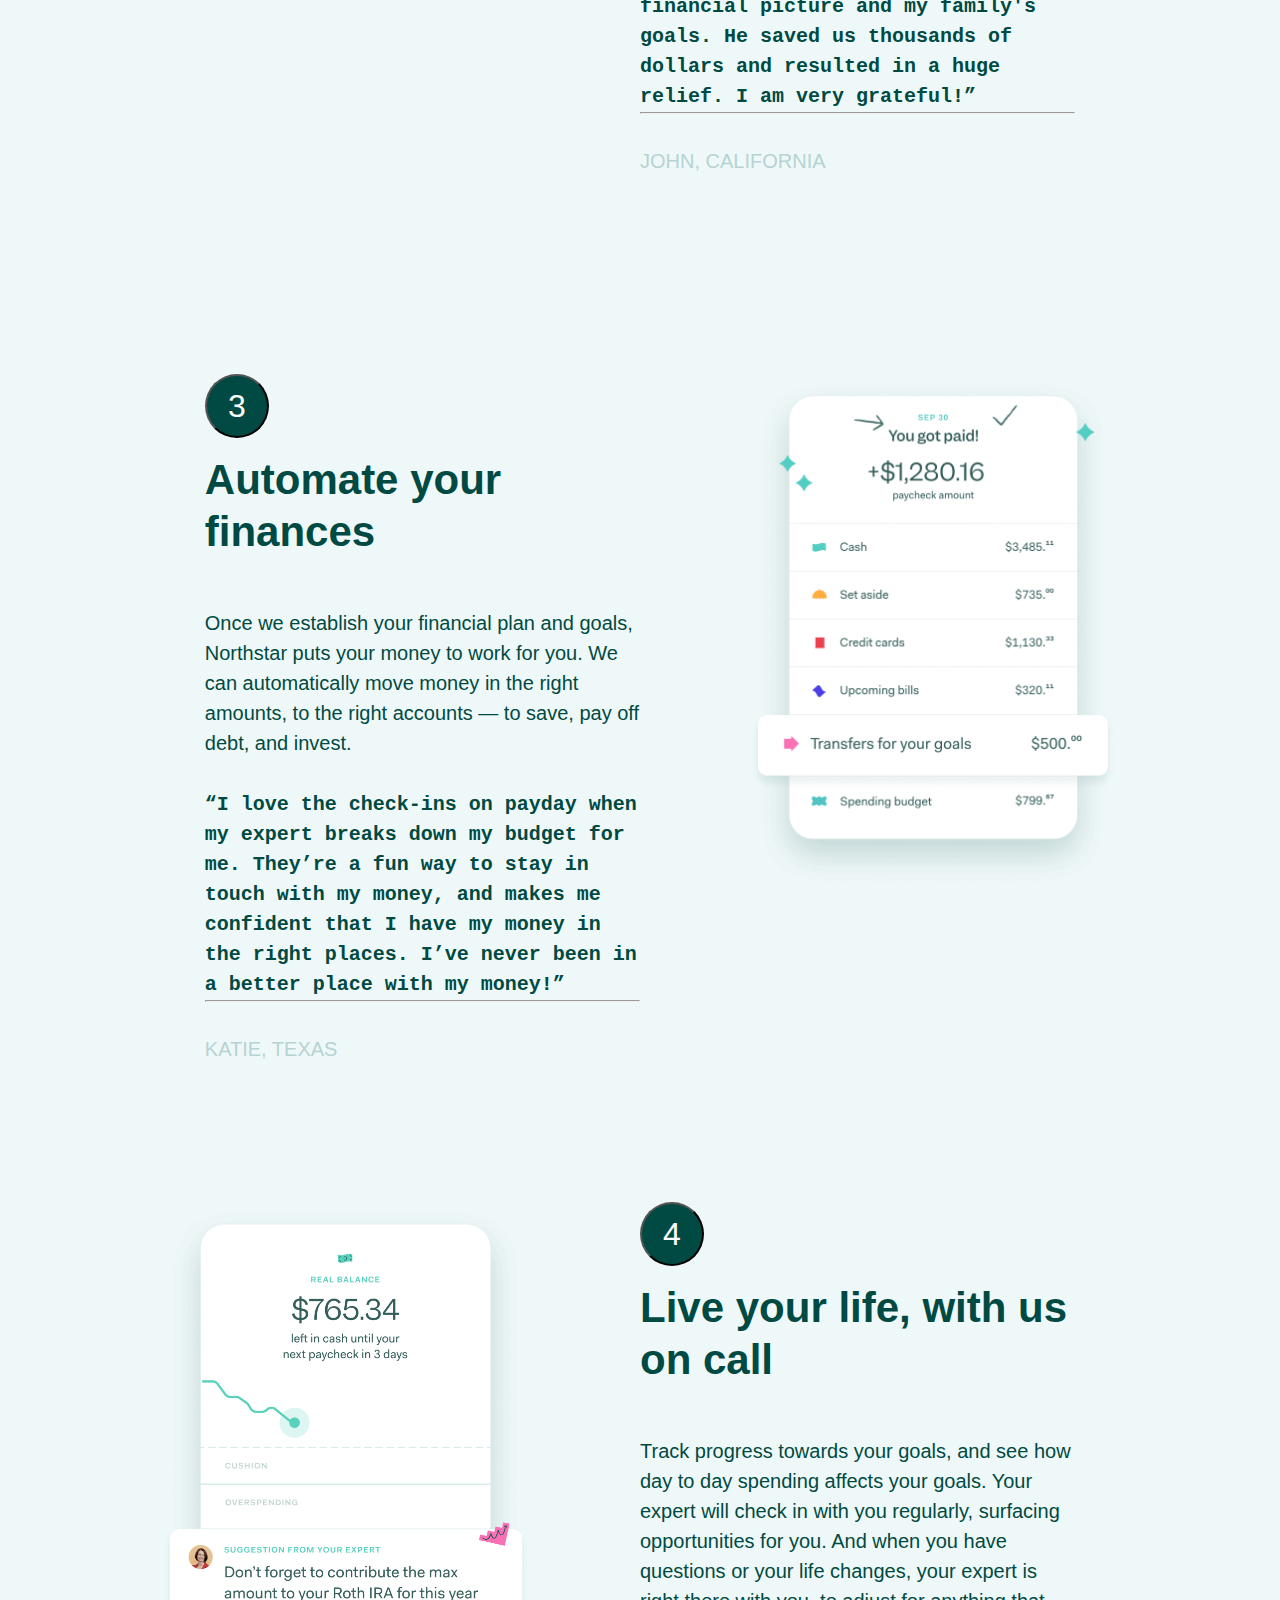
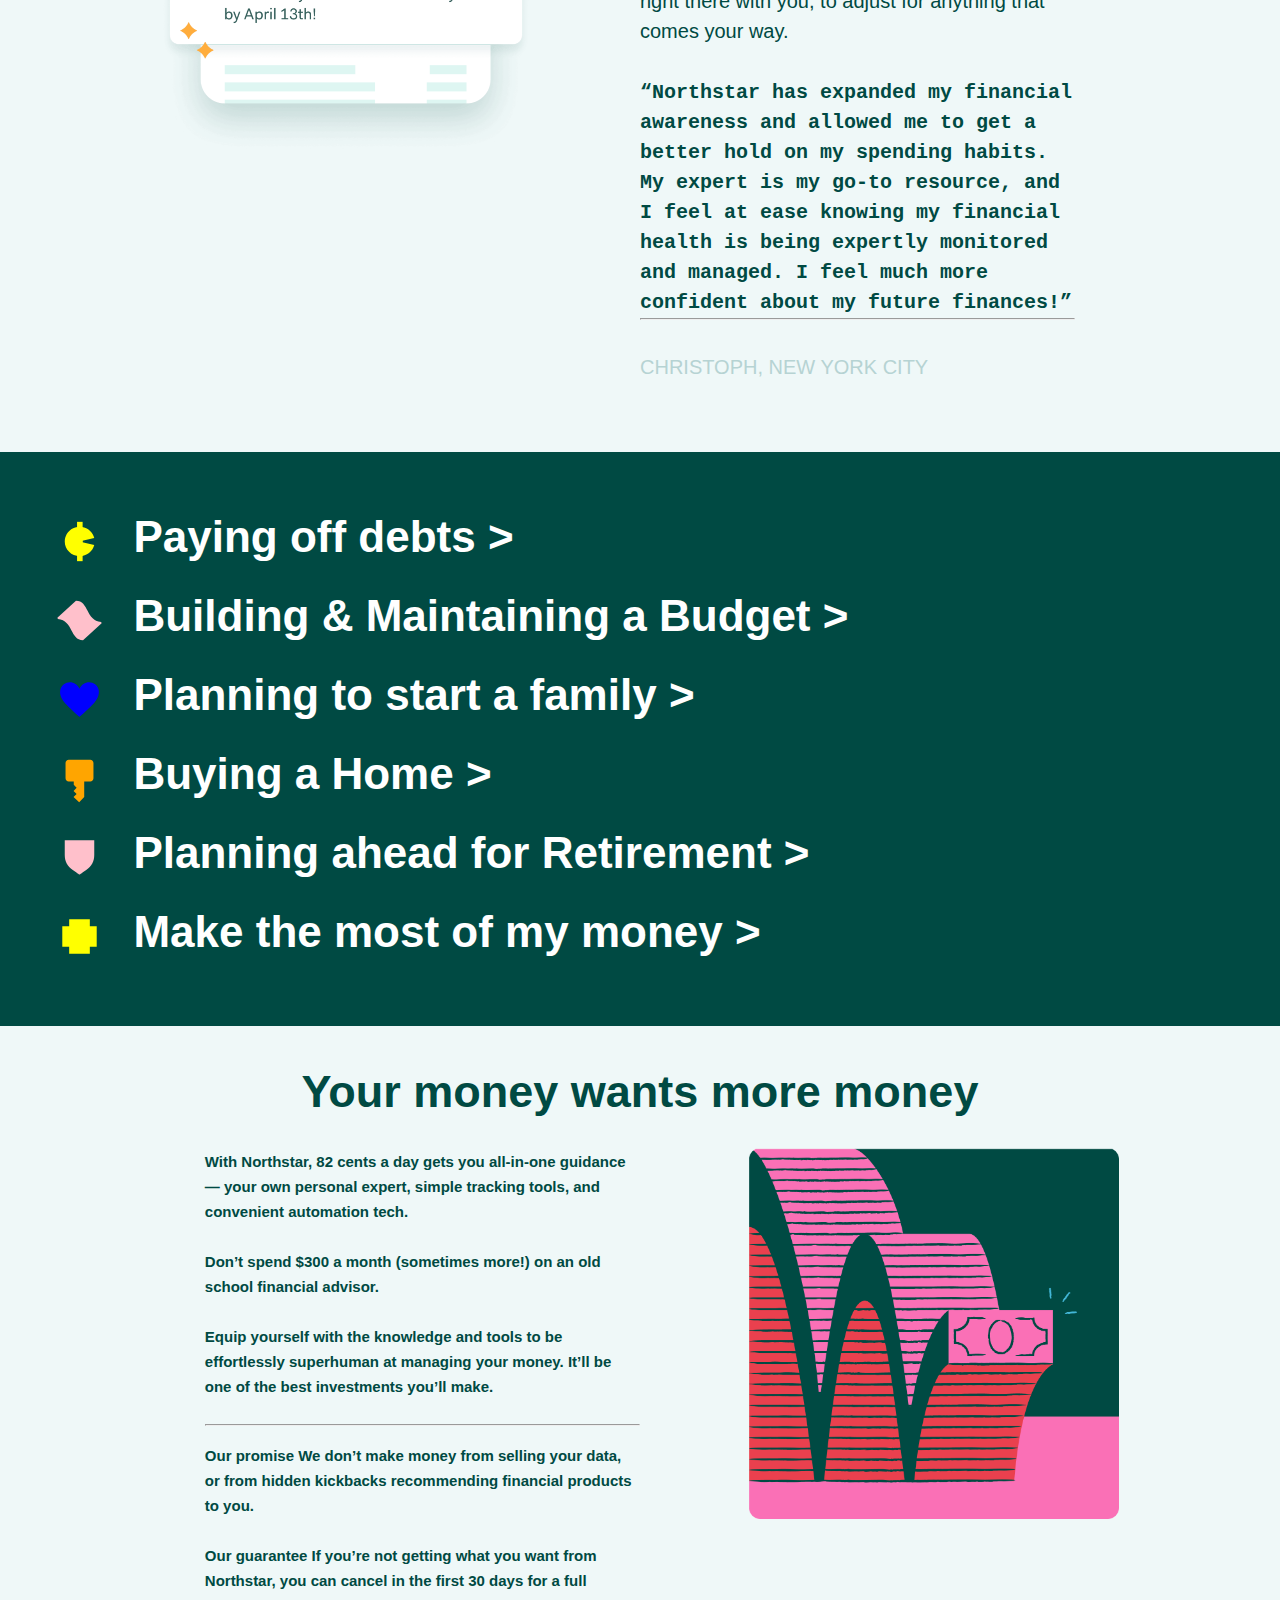
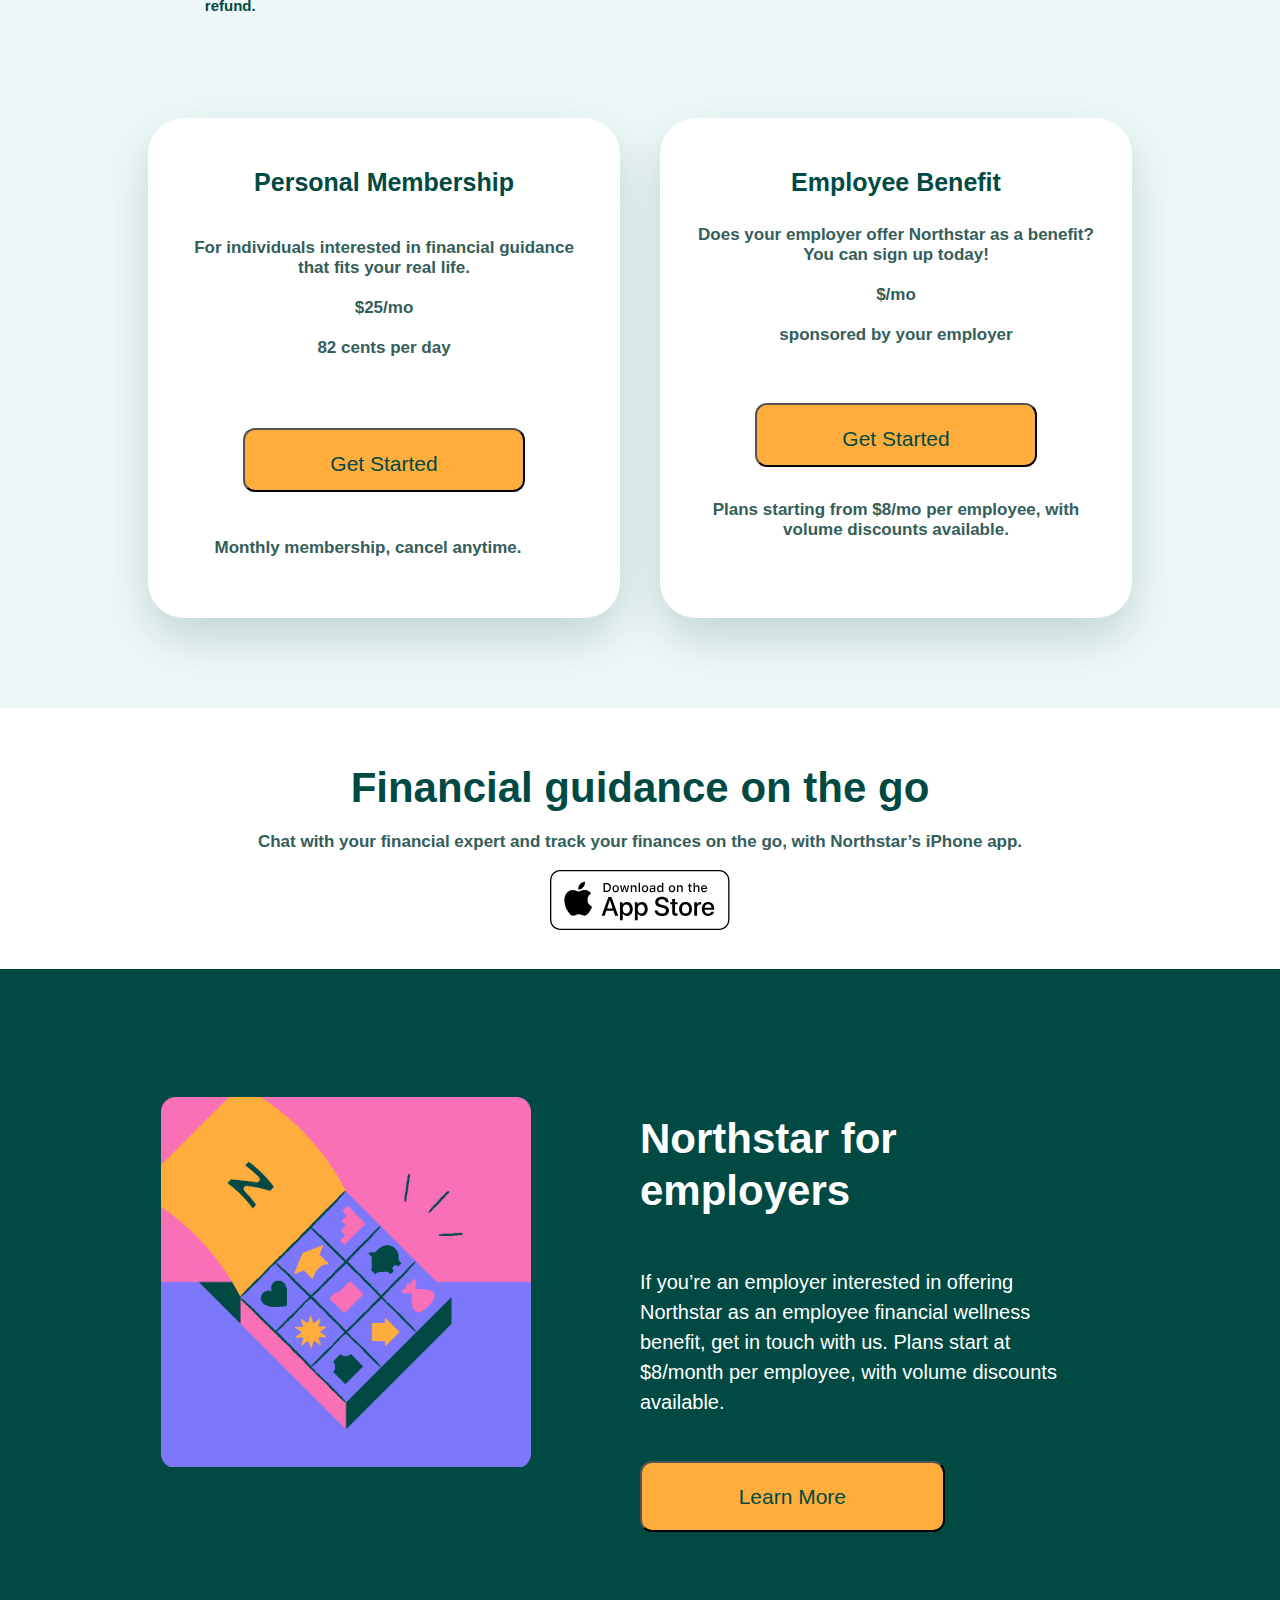
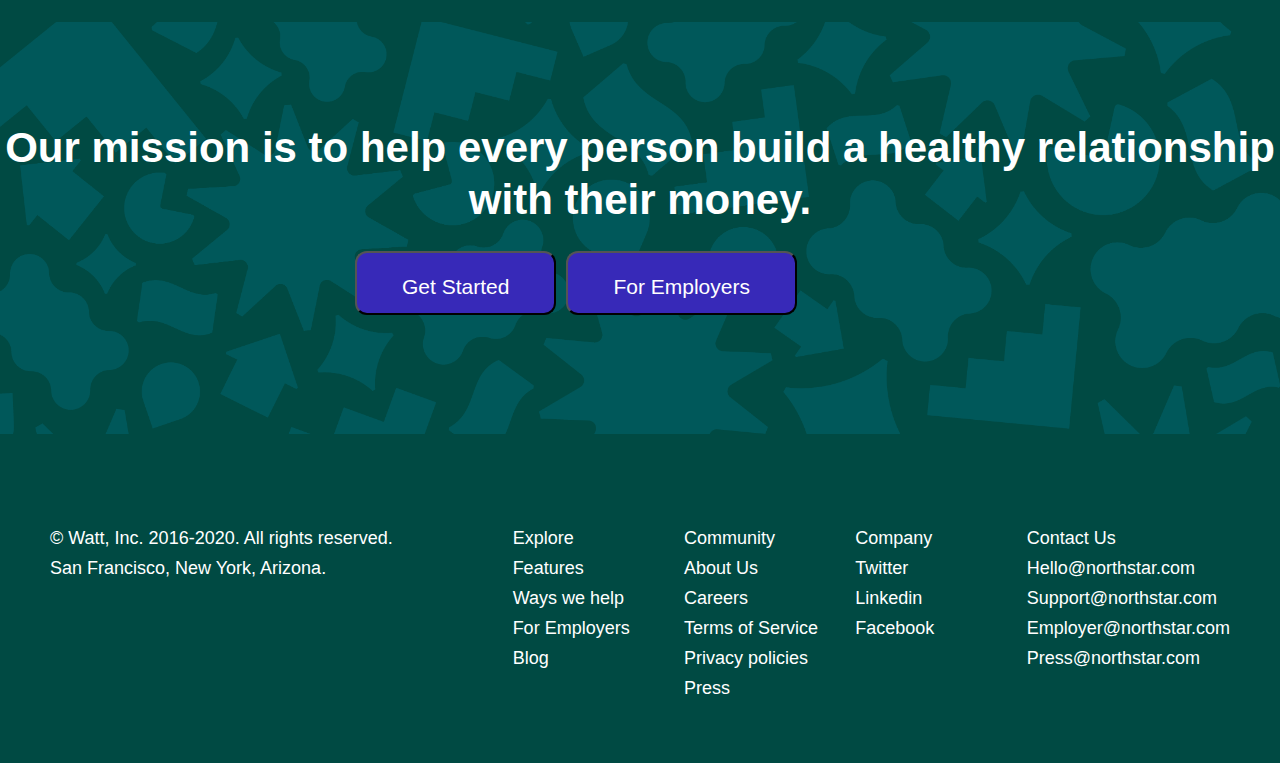
<file: Northstarr.html>
<!DOCTYPE html>

<html>
    <head>
        <meta charset="utf-8">
        <meta http-equiv="X-UA-Compatible" content="IE=edge">
        <title>Northstar</title>
        <meta name="description" content="">
        <meta name="viewport" content="width=device-width, initial-scale=1">
        <link rel="stylesheet" href="Northstarr.css">
    </head>
    <body>
        <div class="section1">
            <svg font-family="inherit" flex="0 0 auto" color="#004A43" class="logo" viewBox="0 0 656 104" fill="currentColor"><path d="M62.6699 60.43C68.2999 60.43 71.4399 56.77 71.4399 48.8V0.570007H85.5699V101.86H70.9099C70.9099 101.86 44.6099 65 34.5299 51.54C30.2099 45.66 27.8599 42 23.0099 42C17.3799 42 14.2399 45.66 14.2399 53.63V101.86H0.109863V0.570007H14.7699C14.7699 0.570007 41.0699 37.43 51.1499 50.89C55.4699 56.77 57.8199 60.43 62.6699 60.43Z" fill="currentColor"></path><path d="M169.32 64.17C169.32 85.63 156.63 103.43 134.12 103.43C111.35 103.43 98.6599 85.63 98.6599 64.17C98.6599 43.1 111.35 25.04 134.12 25.04C156.62 25.04 169.32 43.1 169.32 64.17ZM155.31 64.17C155.31 52.26 146.93 45.33 134.11 45.33C121.02 45.33 112.65 52.27 112.65 64.17C112.65 76.6 121.03 83.15 134.11 83.15C146.94 83.15 155.31 76.6 155.31 64.17Z" fill="currentColor"></path><path d="M239.32 77.3V46.24H227.28C212.88 46.24 204.12 47.68 199.14 56.19C196.78 60.25 196.26 65.22 196.26 72.68V101.86H182.13V26.61H196.26V45.72C200.19 32.63 208.69 26.61 223.87 26.61H239.31V7.37H253.44V26.61H281.94V46.24H253.44V71.57" fill="currentColor"></path><path d="M299.93 101.86V0.570007H314.06V45.98C317.2 33.94 326.23 25.3 340.36 25.3C356.72 25.3 367.84 37.99 367.84 56.05V101.85H353.71V65.47C353.71 60.76 353.19 56.96 350.57 53.3C347.17 48.59 342.06 46.23 334.74 46.23C326.63 46.23 318.91 49.11 315.37 58.79C314.06 62.45 314.06 68.34 314.06 74.62V101.84H299.93V101.86Z" fill="currentColor"></path><path d="M465.51 77.3V46.24H453.47V26.61H465.51V7.37H479.64V26.61H508.14V46.24H479.64V71.57" fill="currentColor"></path><path d="M575.8 101.86V87.73C571.48 97.28 563.76 103.43 552.51 103.43C532.23 103.43 521.36 86.29 521.36 64.3C521.36 42.71 532.22 25.04 552.51 25.04C563.76 25.04 571.49 31.32 575.8 40.87V26.61H589.93V101.86H575.8ZM575.8 64.17C575.8 52.26 567.69 45.33 555.65 45.33C543.35 45.33 535.37 52.27 535.37 64.17C535.37 76.6 543.35 83.15 555.65 83.15C567.69 83.15 575.8 76.6 575.8 64.17Z" fill="currentColor"></path><path d="M608.12 101.86V26.61H622.25V45.72C626.18 32.63 634.68 26.61 649.86 26.61H655.88V46.24H653.26C638.87 46.24 630.1 47.68 625.12 56.19C622.76 60.25 622.24 65.22 622.24 72.68V101.86H608.12Z" fill="currentColor"></path><path d="M479.64 71.57C479.64 77.94 482.02 83.19 491.13 83.19C499.3 83.19 502.88 79.07 502.88 71.5H512.69C514.05 92.18 506.86 103.43 489.88 103.43C472.98 103.43 465.5 90.78 465.5 77.3" fill="currentColor"></path><path d="M253.46 71.57C253.46 77.94 255.84 83.19 264.95 83.19C273.12 83.19 276.7 79.07 276.7 71.5H286.51C287.87 92.18 280.68 103.43 263.7 103.43C246.8 103.43 239.32 90.78 239.32 77.3" fill="currentColor"></path><path d="M447.72 80.14C447.72 90.28 440.36 103.43 416.05 103.43C389.61 103.43 379.75 88.25 380.4 71.5H390.21C390.21 75.69 392.75 78.7 395.76 80.53C401.19 83.72 409.81 84.19 417.01 84.19C425.9 84.19 433.62 81.87 433.62 77.08C433.62 74.44 432.03 72.28 427.01 71.37C423.7 70.77 419.1 70.03 412.41 69.21C397.41 67.36 382.12 64.69 382.12 48.6C382.12 34.5 394.2 25.04 411.55 25.04C434.87 25.04 445.72 40.1 444.21 55.75H434.66C434.66 52.45 432.02 48.92 428.75 47.22C424.96 45.26 420.13 44.02 412.41 44.02C402.25 44.02 395.48 46.19 395.48 51.06C395.48 54.86 398.56 56.81 414.36 58.61C424.5 59.74 431.51 60.67 436.31 62.81C444.57 66.17 447.72 73.2 447.72 80.14Z" fill="currentColor"></path></svg>
            <ul class="navbar">
                <li>Features</li>
                <li>Ways we help</li>
                <li>For Employers</li>
                <li>About US</li>
                <li>Blog</li>
            </ul>
            <ul class="signin">
                <li>Sign In</li>
                <li>Sign Up</li>
            </ul>
        </div>
        <div class="section2">
            <div class="S1">
                <p class="p1">Make money magic</p>
                <p class="p2">All-in-one personal finance guidance, tracking & automation</p>
                <button class="b1">Get started</button>
                <p class="p3">Employer interested in offering Northstar as a benefit? <a href="#">Click here</a></p>
            </div>
            <div class="S2">
                <img src="images/bg1.jpg" alt="Northstarr">
            </div>
        </div>
        <div class="section3">
            <p class="p4">Make the best money decisions, and feel good while doing it.</p>
        </div>
        <div class="section4">
            <div class="S3">
                <h2>1:1 Advice from your own money expert</h2><br>
                Work with a dedicated CFP® who listens, guides, and grows with you. Northstar experts have prior experience at top firms like Vanguard, USAA, and Learnvest.
            </div>
            <div class="S3">
                <h2>Easy to understand financial guidance</h2><br>
                We provide actionable, step by step guidance, balancing multiple competing needs and goals. No complicated lingo or 100-page financial plans.
            </div>
            <div class="S3">
                <h2>Connect & see your accounts work together</h2><br>
                We show you how your bank accounts work together to achieve your financial goals, and provide you with an unbiased take on the best financial products.
            </div>
        </div>
        <div class="section5">
            <div class="S4">
                <h2>Move $$ optimally between accounts</h2><br>
                We’ve designed an automated system that moves your money based on your financial plan, to right places at all the right times. It’ll feel like magic.
            </div>
            <div class="S4">
                <h2>A clear view of today &amp; how it affects tomorrow</h2><br>
                Clearly understand the tradeoffs between your daily finances and long-term goals. See cash flow in one place — income, bills, spending, goals.
            </div>
        </div>
        <div class="section6">
            <p class="p5">How Northstar works for you</p>
            <img src="images/bg2.png" alt="">
        </div>
        <div class="section7">
            <div class="S5">
                <button class="b2">1</button>
                <p class="p6">Meet your expert</p><br>
                <p class="p7"> We match you with a financial expert who has experience with your situation. Chat with them about your goals, needs, fears, and everything in between. We also make it easy for you to connect your bank accounts to build a complete picture.</p>
                <p class="p8">“Northstar gives me a sense of security and support I didn't think was possible. Having a personal expert that knows all my numbers and is always available has become invaluable to me.”</p>
                <hr>
                <p class="p9">COLE, NEW YORK CITY</p>
            </div>
            <div class="S6">
                <img src="images/bg3.png" alt="">
            </div>
        </div>
        <div class="section8">
            <div class="S5">
                <button class="b2">2</button>
                <p class="p6">Get your money playbook</p><br>
                <p class="p7">Your financial expert comes back with a money action plan, designed around where you are today and where you want to go. We want to give you clear, manageable actions to get your journey kicked off.</p>
                <p class="p8">“I was skeptical about the need for financial advice and avoided it for years. Northstar is one of the best decisions I've made! My expert took the time to understand the whole financial picture and my family's goals. He saved us thousands of dollars and resulted in a huge relief. I am very grateful!”</p>
                <hr>
                <p class="p9">JOHN, CALIFORNIA</p>
            </div>
            <div class="S6">
                <img src="images/bg4.png" alt="">
            </div>
        </div>
        <div class="section7">
            <div class="S5">
                <button class="b2">3</button>
                <p class="p6">Automate your finances</p><br>
                <p class="p7">Once we establish your financial plan and goals, Northstar puts your money to work for you. We can automatically move money in the right amounts, to the right accounts — to save, pay off debt, and invest.</p>
                <p class="p8">“I love the check-ins on payday when my expert breaks down my budget for me. They’re a fun way to stay in touch with my money, and makes me confident that I have my money in the right places. I’ve never been in a better place with my money!”</p>
                <hr>
                <p class="p9">KATIE, TEXAS</p>
            </div>
            <div class="S6">
                <img src="images/bg5.png" alt="">
            </div>
        </div>
        <div class="section8">
            <div class="S5">
                <button class="b2">4</button>
                <p class="p6">Live your life, with us on call</p><br>
                <p class="p7"> Track progress towards your goals, and see how day to day spending affects your goals. Your expert will check in with you regularly, surfacing opportunities for you. And when you have questions or your life changes, your expert is right there with you, to adjust for anything that comes your way.</p>
                <p class="p8">“Northstar has expanded my financial awareness and allowed me to get a better hold on my spending habits. My expert is my go-to resource, and I feel at ease knowing my financial health is being expertly monitored and managed. I feel much more confident about my future finances!”</p>
                <hr>
                <p class="p9">CHRISTOPH, NEW YORK CITY</p>
            </div>
            <div class="S6">
                <img src="images/bg6.png" alt="">
            </div>
        </div>
        <div class="section9">
            <svg class="li" viewBox="0 0 56 56" fill="yellow"><path d="M30.9635 9.33337H25.67V46.6667H30.9635V9.33337Z" fill="yellow"></path><path d="M30.7864 28.6273C30.7864 27.9599 30.7864 28.0533 30.7864 27.3859L42 24.6964C40.4808 18.6099 34.8808 14.0984 28.2044 14.0984C20.363 14.0984 14 20.325 14 28.0133C14 35.6948 20.3562 41.9282 28.2044 41.9282C34.8808 41.9282 40.4808 37.41 42 31.3302L30.7864 28.6273Z" fill="yellow"></path></svg>
            <h1> &nbsp; Paying off debts &gt;</h1>
        </div>
        <div class="section10">
            <svg class="li" viewBox="0 0 56 56" fill="pink"><path d="M48.528 29.483C33.8362 28.1633 36.9904 9.33337 24.6511 9.33337L7 25.3606C7.22476 25.9048 7.25473 25.9728 7.472 26.517C22.1638 27.8368 19.0096 46.6667 31.3489 46.6667L49 30.6395C48.7827 30.0953 48.7528 30.0272 48.528 29.483Z" fill="pink"></path></svg>
            <h1> &nbsp; Building &amp; Maintaining a Budget &gt;</h1>
        </div>
        <div class="section10">
            <svg class="li" viewBox="0 0 56 56" fill="blue"><path d="M28 44.4647C28 44.4647 18.6821 36.2385 14.1255 31.2649C8.77278 25.4118 7.76442 17.6481 13.1399 13.5085C17.9239 9.81622 25.1796 11.3629 28 17.7088C30.8204 11.3553 38.0761 9.81622 42.8602 13.5085C48.2356 17.6557 47.2273 25.4118 41.8746 31.2649C37.3255 36.2385 28 44.4647 28 44.4647Z" fill="blue"></path></svg>
            <h1> &nbsp; Planning to start a family &gt;</h1>
        </div>
        <div class="section10">
            <svg class="li" viewBox="0 0 56 56" fill="orange"><path fill-rule="evenodd" clip-rule="evenodd" d="M32.4744 30.8258H38.2429C39.8961 30.8258 41.2388 29.483 41.2456 27.8231V13.228C41.2456 11.5681 39.9028 10.2253 38.2429 10.2253H17.7572C16.0972 10.2253 14.7545 11.5681 14.7545 13.228V27.8231C14.7545 29.483 16.0972 30.8258 17.7572 30.8258H22.5554V33.9503L25.268 36.8787L22.3463 39.8072L25.268 42.7289L22.3463 45.6574L27.6971 50.4415L32.4744 45.6574V30.8258Z" fill="orange"></path></svg>
            <h1> &nbsp; Buying a Home &gt;</h1>
        </div>
        <div class="section10">
            <svg class="li" viewBox="0 0 56 56" fill="pink"><path d="M42 11.6666V25.6676C42 31.7034 39.5505 36.3468 34.3793 39.916C29.2082 43.4852 28 44.3333 28 44.3333C28 44.3333 26.7919 43.4922 21.6207 39.916C16.4495 36.3468 14 31.7034 14 25.6676V11.6666H42Z" fill="pink"></path></svg>
            <h1> &nbsp; Planning ahead for Retirement &gt;</h1>
        </div>
        <div class="section11">
            <svg class="li" viewBox="0 0 56 56" fill="yellow"><path d="M37.7985 18.2015V11.6666H18.2016V18.2015H11.6667V37.7984H18.2016V44.3333H37.7985V37.7984H44.3334V18.2015H37.7985Z" fill="yellow"></path></svg>
            <h1> &nbsp; Make the most of my money &gt;</h1>
        </div>
        <div class="section12">
            <p class="p10">Your money wants more money</p>
        </div>
        <div class="section13">
            <div class="S7">
                <p class="p11">
                    With Northstar, 82 cents a day gets you all-in-one guidance — your own personal expert, simple tracking tools, and convenient automation tech. 
                <br>
                <br>
                    Don’t spend $300 a month (sometimes more!) on an old school financial advisor. 
                <br>
                <br>
                    Equip yourself with the knowledge and tools to be effortlessly superhuman at managing your money. It’ll be one of the best investments you’ll make.
                <br>
                <br>
                </p>
                <hr>
                <p class="p12">
                    Our promise
                        We don’t make money from selling your data, or from hidden kickbacks recommending financial products to you. 
                <br>
                <br>
                    Our guarantee
                        If you’re not getting what you want from Northstar, you can cancel in the first 30 days for a full refund.    
                </p>
            </div>
            <div class="S8">
                <img src="images/bg7.png" alt="">
            </div>
        </div>
        <div class="section14">
            <div class="S9">
                <div class="A1">
                    <h5>Personal Membership</h5>
                    <h6>
                        For individuals interested in financial guidance that fits your real life.
                    <br>
                    <br>
                    $25/mo
                    <br>
                    <br>
                    82 cents per day
                    </h6>
                    <br>
                    <button class="b3">Get Started</button>
                    <br>
                    <h6 class="H1">Monthly membership, cancel anytime.</h6>
                    <br>
                </div>
                <div class="A1">
                    <h5>Employee Benefit</h5>
                    <h6>
                        Does your employer offer Northstar as a benefit? You can sign up today!
                    <br>
                    <br>
                    $/mo
                    <br>
                    <br>
                    sponsored by your employer 
                    </h6>
                    <br>
                    <button class="b3">Get Started</button>
                    <br>
                    <h6 class="H1">Plans starting from $8/mo per employee, with volume discounts available.</h6>
                    <br>
                </div>
            </div>
        </div>
        <div class="section15">
            <div class=".S10">
                <p class="p13">Financial guidance on the go</p>
                <br>
                <h6 class="h7">
                    Chat with your financial expert and track your finances on the go, with Northstar’s iPhone app.
                </h6>
            </div>
            <br>
            <svg class="apple" width="180" height="60" viewBox="0 0 180 60" fill="none"><path d="M165.202 0.000195H14.302C13.752 0.000195 13.2085 0.000195 12.6599 0.003195C12.2007 0.006195 11.7451 0.01491 11.2815 0.022245C10.2743 0.0340977 9.26941 0.122709 8.27565 0.28731C7.28329 0.455494 6.32201 0.772569 5.42433 1.22781C4.52775 1.6869 3.70852 2.28345 2.99636 2.9958C2.28045 3.70615 1.68369 4.52722 1.22903 5.42743C0.7731 6.32586 0.456961 7.2886 0.291525 8.28242C0.124516 9.27497 0.0346476 10.279 0.022725 11.2854C0.008805 11.7453 0.007335 12.2067 0 12.6667V47.3381C0.007335 47.8038 0.008805 48.255 0.022725 48.7209C0.0346512 49.7273 0.12452 50.7313 0.291525 51.7238C0.456504 52.7182 0.772662 53.6815 1.22903 54.5802C1.68349 55.4775 2.28033 56.2953 2.99636 57.0017C3.70582 57.7172 4.52558 58.3142 5.42433 58.7697C6.322 59.2262 7.28318 59.5452 8.27565 59.7159C9.26958 59.8792 10.2743 59.9679 11.2815 59.9811C11.7451 59.9913 12.2007 59.9972 12.6599 59.9972C13.2085 60.0002 13.752 60.0002 14.302 60.0002H165.202C165.741 60.0002 166.289 60.0002 166.828 59.9972C167.285 59.9972 167.754 59.9913 168.211 59.9811C169.216 59.9686 170.219 59.8799 171.211 59.7159C172.207 59.544 173.171 59.2251 174.073 58.7697C174.971 58.3139 175.79 57.717 176.499 57.0017C177.213 56.2925 177.811 55.4754 178.272 54.5802C178.724 53.6808 179.038 52.7176 179.2 51.7238C179.367 50.7311 179.46 49.7274 179.479 48.7209C179.484 48.255 179.484 47.8038 179.484 47.3381C179.496 46.7931 179.496 46.2512 179.496 45.6974V14.3044C179.496 13.7551 179.496 13.2102 179.484 12.6667C179.484 12.2067 179.484 11.7453 179.479 11.2854C179.46 10.2788 179.367 9.27505 179.2 8.28236C179.037 7.28912 178.724 6.32645 178.272 5.42737C177.346 3.62299 175.877 2.15423 174.073 1.22767C173.171 0.773546 172.207 0.456556 171.211 0.287175C170.219 0.121849 169.216 0.0332066 168.211 0.022035C167.754 0.014715 167.285 0.005925 166.828 0.003C166.289 0 165.741 0 165.202 0V0.000195Z" fill="black"></path><path d="M12.6672 58.6877C12.2102 58.6877 11.7642 58.6819 11.3108 58.6717C10.3715 58.6595 9.43435 58.5777 8.5071 58.427C7.64249 58.2781 6.80491 58.0011 6.02199 57.6052C5.24625 57.2125 4.53872 56.6977 3.92649 56.0803C3.3054 55.4702 2.78832 54.7626 2.39573 53.9855C1.99881 53.2034 1.72412 52.3651 1.58123 51.4997C1.42691 50.5699 1.34342 49.6297 1.33148 48.6872C1.32197 48.3709 1.30952 47.3176 1.30952 47.3176V12.6668C1.30952 12.6668 1.32278 11.6296 1.33155 11.3249C1.34299 10.384 1.426 9.44522 1.57985 8.51684C1.72301 7.64912 1.99791 6.80837 2.39504 6.02369C2.78618 5.24716 3.3004 4.53903 3.91775 3.92676C4.5344 3.30868 5.2442 2.79115 6.02126 2.39306C6.80237 1.99838 7.63837 1.72334 8.50124 1.57715C9.43153 1.425 10.3719 1.34274 11.3145 1.33106L12.668 1.31274H166.821L168.19 1.33179C169.124 1.34289 170.056 1.42442 170.978 1.57568C171.85 1.72371 172.694 2.00067 173.484 2.39745C175.041 3.19972 176.308 4.46899 177.107 6.02735C177.498 6.80661 177.768 7.6405 177.91 8.50073C178.065 9.43673 178.153 10.3829 178.17 11.3315C178.175 11.7563 178.175 12.2126 178.175 12.6668C178.187 13.2293 178.187 13.7646 178.187 14.3044V45.6974C178.187 46.2424 178.187 46.7741 178.175 47.3102C178.175 47.798 178.175 48.2449 178.169 48.7048C178.151 49.6366 178.066 50.5658 177.913 51.485C177.773 52.3566 177.499 53.2015 177.103 53.99C176.707 54.7587 176.193 55.4601 175.579 56.0686C174.966 56.6893 174.258 57.2072 173.48 57.6023C172.692 58.0013 171.849 58.2794 170.978 58.427C170.051 58.5785 169.114 58.6603 168.174 58.6717C167.735 58.6819 167.275 58.6877 166.828 58.6877L165.202 58.6907L12.6672 58.6877Z" fill="white"></path><path d="M37.4951 29.8343C37.5118 28.5324 37.8577 27.2558 38.5004 26.1234C39.1431 24.9911 40.0617 24.0396 41.1709 23.3577C40.4663 22.3514 39.5367 21.5232 38.456 20.939C37.3753 20.3547 36.1733 20.0305 34.9454 19.9921C32.326 19.7171 29.7867 21.5595 28.4519 21.5595C27.0912 21.5595 25.0362 20.0194 22.8231 20.0649C21.3917 20.1112 19.9967 20.5274 18.774 21.2731C17.5512 22.0188 16.5425 23.0685 15.8461 24.32C12.8294 29.543 15.0796 37.219 17.9694 41.441C19.4152 43.5083 21.1049 45.8176 23.3159 45.7357C25.4795 45.6459 26.2876 44.356 28.8992 44.356C31.4866 44.356 32.2448 45.7357 34.5006 45.6836C36.8223 45.6459 38.285 43.6071 39.6801 41.5202C40.719 40.0471 41.5183 38.4191 42.0486 36.6963C40.6998 36.1259 39.5488 35.171 38.739 33.9507C37.9293 32.7304 37.4966 31.2988 37.4951 29.8343Z" fill="black"></path><path d="M33.2342 17.2153C34.5 15.6957 35.1237 13.7425 34.9727 11.7705C33.0387 11.9736 31.2523 12.8979 29.9693 14.3592C29.3421 15.0731 28.8616 15.9036 28.5555 16.8033C28.2494 17.703 28.1236 18.6542 28.1853 19.6025C29.1526 19.6124 30.1096 19.4028 30.9842 18.9893C31.8587 18.5758 32.628 17.9693 33.2342 17.2153Z" fill="black"></path><path d="M63.4527 40.7095H56.3526L54.6475 45.7442H51.6402L58.3653 27.1172H61.4898L68.2149 45.7442H65.1563L63.4527 40.7095ZM57.0879 38.3863H62.7159L59.9415 30.2154H59.8638L57.0879 38.3863Z" fill="black"></path><path d="M82.7388 38.9547C82.7388 43.1749 80.48 45.8863 77.0713 45.8863C76.2078 45.9315 75.3491 45.7326 74.5934 45.3124C73.8377 44.8921 73.2156 44.2676 72.7984 43.5103H72.7339V50.2369H69.9463V32.1636H72.6445V34.4224H72.6958C73.1322 33.6687 73.7648 33.0474 74.5263 32.6247C75.2877 32.2019 76.1495 31.9935 77.02 32.0215C80.4668 32.0216 82.7388 34.7462 82.7388 38.9547ZM79.8736 38.9547C79.8736 36.2052 78.4527 34.3975 76.2847 34.3975C74.1548 34.3975 72.7222 36.2432 72.7222 38.9547C72.7222 41.691 74.1548 43.5235 76.2847 43.5235C78.4527 43.5235 79.8735 41.7291 79.8735 38.9547H79.8736Z" fill="black"></path><path d="M97.6868 38.9547C97.6868 43.1749 95.4273 45.8863 92.0186 45.8863C91.1551 45.9315 90.2963 45.7326 89.5407 45.3124C88.785 44.8921 88.1629 44.2676 87.7456 43.5103H87.6811V50.2369H84.8935V32.1636H87.5918V34.4224H87.6431C88.0795 33.6687 88.7121 33.0474 89.4735 32.6247C90.235 32.2019 91.0968 31.9935 91.9673 32.0215C95.4141 32.0216 97.6868 34.7462 97.6868 38.9547ZM94.8208 38.9547C94.8208 36.2052 93.3999 34.3975 91.232 34.3975C89.1021 34.3975 87.6695 36.2432 87.6695 38.9547C87.6695 41.691 89.1021 43.5235 91.232 43.5235C93.3999 43.5235 94.8208 41.7291 94.8208 38.9547Z" fill="black"></path><path d="M107.564 40.5543C107.771 42.4015 109.565 43.6143 112.017 43.6143C114.367 43.6143 116.057 42.4014 116.057 40.7359C116.057 39.29 115.038 38.4244 112.624 37.8311L110.21 37.2495C106.789 36.4234 105.201 34.8237 105.201 32.228C105.201 29.0142 108.002 26.8066 111.978 26.8066C115.915 26.8066 118.614 29.0142 118.704 32.228H115.89C115.722 30.3691 114.185 29.2471 111.94 29.2471C109.694 29.2471 108.157 30.3823 108.157 32.0347C108.157 33.3516 109.139 34.1265 111.54 34.7197L113.592 35.2236C117.414 36.1274 119 37.6626 119 40.3872C119 43.872 116.226 46.0546 111.811 46.0546C107.68 46.0546 104.891 43.9233 104.711 40.5541L107.564 40.5543Z" fill="black"></path><path d="M125.019 28.9497V32.1636H127.602V34.3711H125.019V41.8579C125.019 43.021 125.536 43.563 126.672 43.563C126.978 43.5576 127.284 43.5361 127.589 43.4985V45.6928C127.078 45.7882 126.559 45.8314 126.04 45.8217C123.291 45.8217 122.219 44.789 122.219 42.1552V34.3711H120.244V32.1636H122.218V28.9497H125.019Z" fill="black"></path><path d="M129.096 38.9546C129.096 34.6816 131.613 31.9966 135.537 31.9966C139.474 31.9966 141.979 34.6816 141.979 38.9546C141.979 43.2393 139.488 45.9126 135.537 45.9126C131.588 45.9126 129.096 43.2393 129.096 38.9546ZM139.139 38.9546C139.139 36.0234 137.796 34.2935 135.537 34.2935C133.278 34.2935 131.935 36.0366 131.935 38.9546C131.935 41.8975 133.278 43.6143 135.537 43.6143C137.796 43.6143 139.139 41.8975 139.139 38.9546H139.139Z" fill="black"></path><path d="M144.278 32.1638H146.936V34.4753H147.001C147.181 33.7533 147.604 33.1153 148.198 32.6685C148.793 32.2217 149.524 31.9933 150.267 32.0216C150.589 32.0205 150.909 32.0554 151.222 32.1257V34.7331C150.817 34.6092 150.394 34.5523 149.97 34.5646C149.565 34.5482 149.161 34.6196 148.787 34.7739C148.412 34.9283 148.075 35.1619 147.799 35.4587C147.523 35.7555 147.314 36.1086 147.188 36.4936C147.061 36.8786 147.019 37.2864 147.065 37.6891V45.7443H144.278L144.278 32.1638Z" fill="black"></path><path d="M164.075 41.7554C163.7 44.2207 161.299 45.9126 158.227 45.9126C154.277 45.9126 151.824 43.2656 151.824 39.019C151.824 34.7593 154.29 31.9966 158.11 31.9966C161.867 31.9966 164.23 34.5776 164.23 38.6953V39.6504H154.638V39.8188C154.594 40.3186 154.657 40.8221 154.822 41.2959C154.987 41.7697 155.251 42.2028 155.597 42.5667C155.943 42.9305 156.362 43.2166 156.826 43.4061C157.291 43.5955 157.79 43.684 158.292 43.6655C158.951 43.7272 159.612 43.5747 160.177 43.2305C160.742 42.8864 161.181 42.369 161.428 41.7554L164.075 41.7554ZM154.652 37.7021H161.441C161.466 37.2528 161.398 36.803 161.241 36.3812C161.084 35.9594 160.842 35.5746 160.529 35.251C160.216 34.9273 159.84 34.6718 159.423 34.5005C159.007 34.3292 158.56 34.2457 158.11 34.2554C157.656 34.2527 157.206 34.3399 156.786 34.512C156.366 34.6841 155.984 34.9377 155.663 35.2582C155.341 35.5786 155.086 35.9596 154.913 36.379C154.739 36.7985 154.65 37.2482 154.652 37.7022V37.7021Z" fill="black"></path><path d="M56.7393 13.0963C57.3237 13.0544 57.9101 13.1427 58.4563 13.3548C59.0025 13.567 59.4948 13.8977 59.8976 14.3231C60.3005 14.7486 60.604 15.2581 60.7861 15.815C60.9682 16.3719 61.0244 16.9623 60.9507 17.5436C60.9507 20.403 59.4053 22.0466 56.7393 22.0466H53.5064V13.0963H56.7393ZM54.8965 20.7808H56.584C57.0016 20.8058 57.4195 20.7373 57.8073 20.5804C58.1951 20.4235 58.5431 20.1821 58.8258 19.8737C59.1086 19.5654 59.319 19.1979 59.4418 18.7979C59.5646 18.398 59.5966 17.9757 59.5357 17.5618C59.5922 17.1496 59.5569 16.7299 59.4322 16.3329C59.3075 15.9359 59.0966 15.5714 58.8145 15.2655C58.5324 14.9596 58.1861 14.7199 57.8005 14.5636C57.4149 14.4072 56.9995 14.3381 56.584 14.3612H54.8965V20.7808Z" fill="black"></path><path d="M62.521 18.6664C62.4786 18.2226 62.5293 17.7747 62.6701 17.3516C62.8109 16.9285 63.0385 16.5395 63.3384 16.2095C63.6383 15.8795 64.0039 15.6159 64.4117 15.4355C64.8194 15.2551 65.2604 15.1619 65.7063 15.1619C66.1522 15.1619 66.5932 15.2551 67.001 15.4355C67.4088 15.6159 67.7743 15.8795 68.0742 16.2095C68.3742 16.5395 68.6018 16.9285 68.7426 17.3516C68.8833 17.7747 68.9341 18.2226 68.8916 18.6664C68.9349 19.1108 68.8847 19.5592 68.7443 19.983C68.604 20.4068 68.3765 20.7965 68.0765 21.1272C67.7765 21.4578 67.4106 21.722 67.0024 21.9028C66.5943 22.0836 66.1528 22.177 65.7063 22.177C65.2599 22.177 64.8184 22.0836 64.4102 21.9028C64.002 21.722 63.6362 21.4578 63.3362 21.1272C63.0362 20.7965 62.8087 20.4068 62.6683 19.983C62.5279 19.5592 62.4777 19.1108 62.521 18.6664ZM67.5205 18.6664C67.5205 17.2023 66.8628 16.3461 65.7085 16.3461C64.5498 16.3461 63.898 17.2023 63.898 18.6664C63.898 20.1423 64.5499 20.9919 65.7085 20.9919C66.8628 20.9919 67.5205 20.1364 67.5205 18.6664H67.5205Z" fill="black"></path><path d="M77.3599 22.0466H75.9771L74.5811 17.072H74.4756L73.0855 22.0466H71.7159L69.854 15.2922H71.2061L72.4161 20.4462H72.5157L73.9043 15.2922H75.1832L76.5718 20.4462H76.6773L77.8814 15.2922H79.2144L77.3599 22.0466Z" fill="black"></path><path d="M80.7803 15.2923H82.0635V16.3653H82.1631C82.3321 15.9799 82.6171 15.6569 82.9784 15.4411C83.3397 15.2254 83.7593 15.1278 84.1787 15.1619C84.5074 15.1372 84.8374 15.1868 85.1443 15.3069C85.4512 15.4271 85.7271 15.6147 85.9516 15.856C86.1762 16.0972 86.3435 16.3859 86.4413 16.7007C86.5391 17.0154 86.5649 17.3481 86.5166 17.6741V22.0466H85.1836V18.0089C85.1836 16.9234 84.7119 16.3836 83.7261 16.3836C83.503 16.3732 83.2802 16.4112 83.0731 16.4949C82.866 16.5787 82.6795 16.7062 82.5263 16.8688C82.3731 17.0314 82.2569 17.2252 82.1856 17.4368C82.1143 17.6485 82.0897 17.8732 82.1133 18.0953V22.0467H80.7803L80.7803 15.2923Z" fill="black"></path><path d="M88.6407 12.6555H89.9737V22.0466H88.6407V12.6555Z" fill="black"></path><path d="M91.8267 18.6666C91.7843 18.2226 91.8351 17.7748 91.9759 17.3517C92.1167 16.9285 92.3443 16.5395 92.6443 16.2095C92.9442 15.8795 93.3098 15.6159 93.7176 15.4355C94.1254 15.2551 94.5664 15.1619 95.0124 15.1619C95.4583 15.1619 95.8993 15.2551 96.3071 15.4355C96.7149 15.6159 97.0805 15.8795 97.3804 16.2095C97.6804 16.5395 97.9081 16.9285 98.0488 17.3517C98.1896 17.7748 98.2405 18.2226 98.198 18.6666C98.2412 19.1109 98.191 19.5594 98.0506 19.9832C97.9102 20.407 97.6826 20.7967 97.3826 21.1273C97.0826 21.4579 96.7167 21.7221 96.3085 21.9029C95.9003 22.0837 95.4588 22.1771 95.0124 22.1771C94.5659 22.1771 94.1244 22.0837 93.7162 21.9029C93.308 21.7221 92.9421 21.4579 92.6421 21.1273C92.3421 20.7967 92.1146 20.407 91.9741 19.9832C91.8337 19.5594 91.7835 19.1109 91.8267 18.6666ZM96.8262 18.6666C96.8262 17.2025 96.1685 16.3463 95.0142 16.3463C93.8555 16.3463 93.2037 17.2025 93.2037 18.6666C93.2037 20.1424 93.8555 20.992 95.0142 20.992C96.1685 20.992 96.8262 20.1365 96.8262 18.6666H96.8262Z" fill="black"></path><path d="M99.6013 20.1365C99.6013 18.9206 100.507 18.2197 102.114 18.1201L103.943 18.0146V17.4316C103.943 16.7183 103.471 16.3154 102.56 16.3154C101.816 16.3154 101.301 16.5886 101.153 17.0662H99.8621C99.9983 15.906 101.09 15.1619 102.622 15.1619C104.315 15.1619 105.27 16.0049 105.27 17.4316V22.0466H103.987V21.0974H103.882C103.668 21.4379 103.367 21.7155 103.011 21.9018C102.654 22.0881 102.255 22.1765 101.853 22.1579C101.569 22.1874 101.283 22.1571 101.012 22.0691C100.74 21.9811 100.491 21.8372 100.279 21.6467C100.066 21.4563 99.8966 21.2235 99.78 20.9633C99.6633 20.7032 99.6025 20.4215 99.6013 20.1365ZM103.943 19.5593V18.9946L102.294 19.1001C101.364 19.1623 100.942 19.4787 100.942 20.0742C100.942 20.6821 101.469 21.0359 102.194 21.0359C102.407 21.0574 102.621 21.0359 102.825 20.9728C103.029 20.9096 103.219 20.8061 103.382 20.6684C103.545 20.5306 103.679 20.3614 103.775 20.1709C103.872 19.9804 103.929 19.7724 103.943 19.5593Z" fill="black"></path><path d="M107.022 18.6665C107.022 16.5323 108.119 15.1802 109.826 15.1802C110.248 15.1607 110.667 15.2619 111.034 15.4717C111.401 15.6815 111.7 15.9914 111.897 16.3652H111.997V12.6555H113.33V22.0466H112.053V20.9795H111.947C111.735 21.3507 111.425 21.6568 111.051 21.8645C110.677 22.0722 110.253 22.1737 109.826 22.1579C108.108 22.158 107.022 20.8059 107.022 18.6665ZM108.399 18.6665C108.399 20.0991 109.075 20.9612 110.204 20.9612C111.327 20.9612 112.022 20.0867 112.022 18.6724C112.022 17.2647 111.32 16.3777 110.204 16.3777C109.082 16.3777 108.399 17.2456 108.399 18.6665H108.399Z" fill="black"></path><path d="M118.845 18.6664C118.803 18.2226 118.853 17.7747 118.994 17.3516C119.135 16.9285 119.362 16.5395 119.662 16.2095C119.962 15.8795 120.328 15.6159 120.736 15.4355C121.143 15.2551 121.584 15.1619 122.03 15.1619C122.476 15.1619 122.917 15.2551 123.325 15.4355C123.733 15.6159 124.098 15.8795 124.398 16.2095C124.698 16.5395 124.926 16.9285 125.067 17.3516C125.207 17.7747 125.258 18.2226 125.216 18.6664C125.259 19.1108 125.209 19.5592 125.068 19.983C124.928 20.4068 124.7 20.7965 124.4 21.1272C124.1 21.4578 123.735 21.722 123.326 21.9028C122.918 22.0836 122.477 22.177 122.03 22.177C121.584 22.177 121.142 22.0836 120.734 21.9028C120.326 21.722 119.96 21.4578 119.66 21.1272C119.36 20.7965 119.133 20.4068 118.992 19.983C118.852 19.5592 118.802 19.1108 118.845 18.6664ZM123.844 18.6664C123.844 17.2023 123.187 16.3461 122.032 16.3461C120.874 16.3461 120.222 17.2023 120.222 18.6664C120.222 20.1423 120.874 20.9919 122.032 20.9919C123.187 20.9919 123.844 20.1364 123.844 18.6664Z" fill="black"></path><path d="M127.004 15.2923H128.287V16.3653H128.387C128.556 15.9799 128.841 15.6569 129.202 15.4411C129.564 15.2254 129.983 15.1278 130.403 15.1619C130.731 15.1372 131.061 15.1868 131.368 15.3069C131.675 15.4271 131.951 15.6147 132.176 15.856C132.4 16.0972 132.567 16.3859 132.665 16.7007C132.763 17.0154 132.789 17.3481 132.741 17.6741V22.0466H131.408V18.0089C131.408 16.9234 130.936 16.3836 129.95 16.3836C129.727 16.3732 129.504 16.4112 129.297 16.4949C129.09 16.5787 128.903 16.7062 128.75 16.8688C128.597 17.0314 128.481 17.2252 128.41 17.4368C128.338 17.6485 128.314 17.8732 128.337 18.0953V22.0467H127.004V15.2923Z" fill="black"></path><path d="M140.273 13.6106V15.323H141.736V16.4458H140.273V19.9189C140.273 20.6265 140.564 20.9363 141.228 20.9363C141.398 20.9357 141.567 20.9255 141.736 20.9055V22.0159C141.497 22.0587 141.254 22.0815 141.011 22.084C139.529 22.084 138.938 21.5625 138.938 20.2602V16.4457H137.866V15.3229H138.938V13.6106H140.273Z" fill="black"></path><path d="M143.557 12.6555H144.878V16.3777H144.984C145.161 15.9887 145.454 15.6638 145.822 15.4473C146.191 15.2308 146.617 15.1332 147.043 15.1677C147.37 15.1499 147.697 15.2045 148 15.3276C148.304 15.4507 148.576 15.6392 148.798 15.8797C149.021 16.1202 149.187 16.4068 149.286 16.719C149.384 17.0312 149.413 17.3613 149.369 17.6858V22.0466H148.035V18.0146C148.035 16.9358 147.533 16.3894 146.591 16.3894C146.362 16.3706 146.131 16.4021 145.915 16.4817C145.7 16.5613 145.504 16.687 145.342 16.8501C145.18 17.0132 145.056 17.2097 144.978 17.426C144.9 17.6422 144.87 17.8728 144.89 18.1018V22.0466H143.557L143.557 12.6555Z" fill="black"></path><path d="M157.142 20.223C156.961 20.8403 156.568 21.3743 156.033 21.7315C155.498 22.0887 154.855 22.2465 154.215 22.1771C153.77 22.1889 153.328 22.1036 152.919 21.9273C152.51 21.751 152.145 21.4879 151.848 21.1562C151.551 20.8245 151.33 20.4322 151.2 20.0064C151.07 19.5807 151.034 19.1318 151.095 18.6908C151.036 18.2485 151.072 17.7986 151.202 17.3716C151.332 16.9445 151.552 16.5504 151.847 16.2158C152.142 15.8812 152.506 15.6139 152.914 15.4321C153.321 15.2503 153.763 15.1582 154.209 15.162C156.089 15.162 157.222 16.446 157.222 18.567V19.0321H152.453V19.1068C152.432 19.3547 152.463 19.6042 152.544 19.8393C152.626 20.0744 152.755 20.29 152.924 20.4722C153.094 20.6544 153.299 20.7991 153.528 20.8972C153.756 20.9953 154.003 21.0446 154.252 21.0418C154.571 21.0801 154.894 21.0227 155.18 20.8769C155.466 20.7311 155.702 20.5034 155.859 20.223L157.142 20.223ZM152.453 18.0463H155.864C155.881 17.8196 155.85 17.5919 155.774 17.3778C155.698 17.1637 155.577 16.968 155.421 16.8032C155.264 16.6384 155.075 16.5082 154.865 16.4209C154.655 16.3337 154.429 16.2913 154.202 16.2965C153.971 16.2936 153.743 16.3369 153.529 16.4238C153.315 16.5107 153.121 16.6395 152.958 16.8026C152.795 16.9657 152.667 17.1597 152.58 17.3733C152.493 17.5869 152.45 17.8157 152.453 18.0463H152.453Z" fill="black"></path></svg>
            
        </div>
        <div class="section16">
            <div class="S11">
                <p class="p14">Northstar for employers</p>
                <br>
                <p class="p15"> If you’re an employer interested in offering Northstar as an employee financial wellness benefit, get in touch with us. Plans start at $8/month per employee, with volume discounts available.</p>
                <button class="b4">Learn More</button>
            </div>
            <div class="S12">
                <img src="images/bg8.png" alt="">
            </div>
        </div>
        <div class="section17">
            <div class="S13">
                Our mission is to help every person build a healthy relationship with their money.
                <div class="S14">
                    <button class="b5">Get Started</button>
                    <button class="b5">For Employers</button>
                </div>
            </div>
            <div class="S16">
                <div class="S15">
                    &copy; Watt, Inc. 2016-2020. All rights reserved.
                    <br>
                    San Francisco, New York, Arizona.
                </div>
                <div class="S15">
                    Explore <br>
                    Features <br>
                    Ways we help <br>
                    For Employers <br>
                    Blog <br>
                </div>
                <div class="S15">
                    Community <br>
                    About Us <br>
                    Careers <br>
                    Terms of Service <br>
                    Privacy policies <br>
                    Press 
                </div>
                <div class="S15">
                    Company <br>
                    Twitter <br>
                    Linkedin <br>
                    Facebook
                </div>
                <div class="S15">
                    Contact Us <br>
                    Hello@northstar.com <br>
                    Support@northstar.com <br>
                    Employer@northstar.com <br>
                    Press@northstar.com
                </div>
            </div>
        </div>
    </body>
</html>
</file>
<file: style.css>
*{
    box-sizing: border-box;
    margin: 0;
    padding: 0;
}

body{
    font-family: "PostGrotesk",Helvetica,sans-serif;
}

.logo{
    height: 35px;
    width: 110px;
}

.section1{
    display: flex;
    justify-content: space-between;
    align-items: center;
    padding-top: 30px;
    padding-bottom: 30px;
    padding-right: 5%;
    padding-left: 5%;
}

.navbar{
    align-items: center;
    list-style-type: none;
}

.navbar li{
    display: inline-block;
    padding-right: 20px;
    padding-left: 20px;
    font-weight: bold;
    color: #004A43;
    font-size: 17px;
}

.navbar li:nth-child(1){
    margin-left: 50px;
}

.navbar li:nth-child(5){
    margin-right: 50px;
}

.signin{
    align-items: center;
    list-style-type: none;
}

.signin li{
    display: inline-block;
    padding-right: 20px;
    padding-left: 20px;
    font-weight: bold;
    color: #004A43;
    font-size: 17px;
}

.section2{
    display: flex;
    flex-flow: row wrap;
    padding: 2% 7%;
    background-color: rgb(239, 248, 248);
}

.S1{
    display: block;
    flex: 1;
}

.S2{
    padding: 50px 50px;
} 

.S2:nth-of-type(2){
    flex: 1.8;
    display: flex;
    padding: 50px 50px;
}

.section2 img{ 
    position: relative;
    width: 100%;
    height: auto;
    z-index: 1;
    padding-left: 7.5%;
    padding-right: 7.5%;
    border-radius: 18px;
}

.p1{
   
    font-size: 84px;
    line-height: 86px;
    font-weight: 600;
    font-family: "Garnett", Helvetica, sans-serif;
    color: rgb(0, 74, 67);
}

.p2,.p3{
    margin-top: 32px;
    color: rgb(0, 74, 67);
    font-family: "Garnett", Helvetica, sans-serif;
    font-weight: 100;
    font-size: 20px;
    line-height: 30px;
    display: block;
}

.b1{
    line-height: 25px;
    color: rgb(0, 74, 67);
    align-items: center;
    justify-content: center;
    text-align: center;
    font-weight: 500;
    font-size: 21px;
    display: block;
    margin: auto;
    width: 70%;
    height: 64px;
    margin-bottom: 20px;
    margin-top: 44px;
    border-radius: 12px;
    padding: 21px 31px;
    background: rgb(255, 173, 61);
}

a{
    font-weight: bold;
    font-size: 17px;
    color: #004A43;
    text-decoration: none;
} 

.section3{
    display: flex;
    flex-direction: column;
    background-color: white;
}

.p4{
    flex: 1;
    font-size: 45px;
    line-height: 52px;
    text-align: center;
    color: #004A43;
    font-weight: bolder;
    margin-top: 22px;
    margin-bottom: 30px;
    padding: 40px 200px 20px 200px;
}

.section4{
    display: flex;
    flex-flow: row wrap;
    background-color: white;
    margin: 0 3%;
}

.S3{
    flex: 1;
    margin-top: 0;
    margin-right: 3%;
    margin-bottom: 5%;
    margin-left: 3%;
    padding: 0 5px;
    text-align: center;
    color: rgb(0, 74, 67);
    font-weight: 600;
    display: block;
}

.section5{
    display: flex;
    flex-flow: row wrap;
    background-color: white;
    margin: 0 15%;
}

.S4{
    flex: 1;
    margin: 0% 5% 5% 3%;
    padding: 0 5px;
    text-align: center;
    color: rgb(0, 74, 67);
    font-weight: 600;
}

.section6{
    background-color: rgb(239, 248, 248);
    display: block;
}

.p5{
    font-size: 45px;
    line-height: 52px;
    text-align: center;
    color: #004A43;
    font-weight: bolder;
    margin-top: 22px;
    margin-bottom: 30px;
    padding: 40px 200px 20px 200px;
    flex: 1;
}

.section6 img{
    position: relative;
    width: 70%;
    height: auto;
    display: block;
    margin: 30px auto 0px auto;
}

.section7{
    display: flex;
    flex-flow: row wrap;
    background-color: rgb(239, 248, 248);
    padding: 10% 10% 10px 10%;
    align-items: stretch;
}

.S5{
    padding: 0 7.5%;
    flex: 1;
}

.b2{
    width: 64px;
    height: 64px;
    font-size: 32px;
    line-height: 30px;
    border-radius: 50%;
    background-color: rgb(0, 74, 67);
    color: white;
}

.p6{
    font-size: 42px;
    line-height: 52px;
    margin-top: 16px;
    color: rgb(0, 74, 67);
    font-weight: bolder;
}

.p7{
    margin-top: 32px;
    color: rgb(0, 74, 67);
    font-weight: 100;
    font-size: 20px;
    line-height: 30px;
}

.p8{
    margin-top: 32px;
    color: rgb(0, 74, 67);
    line-height: 30px;
    font-size: 20px;
    font-family: "Apercu Mono", Courier, monospace;
    font-weight: bolder;
}

.p9{
    color: rgb(182, 211, 211);
    margin-top: 32px;
    font-weight: 100;
    font-size: 20px;
    line-height: 30px;
}

.S6{
    width: 100%;
    height: auto;
    flex: 1;
}

.S6 img{
    width: 100%;
    height: auto;
    padding: 0 7.5%;
}

.section8{
    display: flex;
    flex-flow: row-reverse;
    background-color: rgb(239, 248, 248);
    padding: 10% 10% 70px 10%;
    align-items: stretch;
}

.section9{
    display: flex;
    background-color: rgb(0, 74, 67);
    padding: 60px 50px 10px 50px;
    color: white;
    font-size: 22px;
}

svg.li{
    height: 5%;
    width: 5%;
}

.section10{
    display: flex;
    background-color: rgb(0, 74, 67);
    padding: 10px 50px 10px 50px;
    color: white;
    font-size: 22px;
}

.section11{
    display: flex;
    background-color: rgb(0, 74, 67);
    padding: 10px 50px 60px 50px;
    color: white;
    font-size: 22px;
}

.section12{
    display: flex;
    flex-flow: column wrap;
    background-color: rgb(239, 248, 248);
    margin-bottom: 0%;
    padding-bottom: 0%;
}

.p10{
    flex: 1;
    font-size: 45px;
    text-align: center;
    color: #004A43;
    font-weight: bolder;
    margin-top: 30px;
    margin-bottom: 30px;
    padding: 10px 200px 0 200px;
}

.section13{
    display: flex;
    flex-flow: row wrap;
    background-color: rgb(239, 248, 248);
    padding: 0% 10% 3% 10%;
    margin-top: 0;
    align-items: stretch;
}

.S7{
    padding: 0 7.5% 0 7.5%;
    flex: 1;
}

.p11{
    margin-top: 1px;
    font-weight: bold;
    font-size: 15px;
    line-height: 25px;
    color: rgb(0, 74, 67);
}

.p12{
    margin-top: 4%;
    font-weight: bold;
    font-size: 15px;
    line-height: 25px;
    color: rgb(0, 74, 67);
}

.S8{
    width: 100%;
    height: auto;
    flex: 1;
}

.S8 img{
    width: 100%;
    height: auto;
    padding: 0 7.5%;
}

.section14{
    display: flex;
    flex-flow: row wrap;
    background-color: rgb(239, 248, 248);
    padding: 0% 10% 3% 10%;
    margin-bottom: 20px;
}

.S9{
    display: flex;
    flex: 1;
}

.A1{
    display: flex;
    margin: 6% 2% 5% 2%;
    flex-flow: row wrap;
    padding: 34px;
    height: 500px;
    width: 500px;
    justify-content: space-evenly;
    border-radius: 36px;
    text-align: center;
    background-color: white;
    box-shadow: rgba(0, 74, 67, 0.2) 0px 20px 50px;
}

h5{
    line-height: 60px;
    text-align: center;
    font-size: 25px;
    color: rgb(0, 74, 67);
}

h6{
    font-size: 17px;
    color: rgb(52, 94, 90);
    text-align: center;
}

.b3{
    line-height: 25px;
    align-items: center;
    justify-content: center;
    text-align: center;
    font-weight: 500;
    color: rgb(0, 74, 67);
    font-size: 21px;
    margin: auto;
    width: 70%;
    margin-bottom: 20px;
    margin-top: 44px;
    border-radius: 12px;
    padding: 21px 31px;
    background: rgb(255, 173, 61);
    height: 64px;
}

.section15{
    display: flex;
    flex-flow: column wrap;
    background-color: rgb(255, 255, 255);
    margin: 3% auto;
}

.S10{
    flex: 1;
}

.p13{
    text-align: center;
    font-size: 42px;
    line-height: 52px;
    margin-top: 16px;
    color: rgb(0, 74, 67);
    font-weight: bolder;
}

.h7{
    font-size: 17px;
    color: rgb(52, 94, 90);
    text-align: center;
}

.apple{
    margin: auto;
}

.section16{
    box-sizing: border-box;
    background-color: rgb(0, 74, 67);
    display: flex;
    flex-flow: row-reverse wrap;
    padding: 10% 10% 70px 10%;
    align-items: stretch;
}

.S11{
    flex: 1;
    padding: 0 7.5%;
}

.p14{
    font-size: 42px;
    line-height: 52px;
    margin-top: 16px;
    color: white;
    font-weight: bolder;
}

.p15{
    margin-top: 32px;
    color: white;
    font-weight: 100;
    font-size: 20px;
    line-height: 30px;
}

.b4{
    line-height: 25px;
    align-items: center;
    justify-content: center;
    text-align: center;
    font-weight: 500;
    color: rgb(0, 74, 67);
    font-size: 21px;
    margin: auto;
    width: 70%;
    margin-bottom: 20px;
    margin-top: 44px;
    border-radius: 12px;
    padding: 21px 31px;
    background: rgb(255, 173, 61);
}

.S12{
    flex: 1;
    width: 100%;
    height: auto;
}

.S12 img{
    width: 100%;
    height: auto;
    padding: 0 7.5%;
}

.section17{
    background-color: rgb(0, 74, 67);
    background-image: url(images/bg9.jpg);
    background-repeat: no-repeat;
    background-size: 100%;
    display: flex;
    flex-flow: column wrap;
}

.S13{
    flex: 1;
    font-size: 42px;
    line-height: 52px;
    margin-top: 16px;
    color: white;
    font-weight: bolder;
    text-align: center;
    margin: 100px auto;
}

.S14{
    display: flex;
    flex-flow: row wrap;
    padding: 2% 10% 3% 1%;
    margin: 0px 2% 5% 1%;
    justify-content: center;
}

.b5{
    font-weight: 500;
    line-height: 25px;
    text-align: center;
    color: white;
    font-size: 21px;
    width: auto;
    height: 64px;
    margin: 0px 5px 5px 5px;
    border-radius: 12px;
    padding: 21px 45px;
    background: rgb(55, 41, 184);
}

.S16{
    display: flex;
    flex-flow: row wrap;
    margin: 0px 50px;
    color: white;
}

.S15:nth-child(1){
    flex: 2.7;
}

.S15{
    flex: 1;
    color: white;
    font-size: 18px;
    line-height: 30px;
}
</file>
<file: Northstarr.css>
*{
    box-sizing: border-box;
    margin: 0;
    padding: 0;
}

body{
    font-family: "PostGrotesk",Helvetica,sans-serif;
}

.logo{
    height: 35px;
    width: 110px;
}

.section1{
    display: flex;
    justify-content: space-between;
    align-items: center;
    padding-top: 30px;
    padding-bottom: 30px;
    padding-right: 5%;
    padding-left: 5%;
}

.navbar{
    align-items: center;
    list-style-type: none;
}

.navbar li{
    display: inline-block;
    padding-right: 20px;
    padding-left: 20px;
    font-weight: bold;
    color: #004A43;
    font-size: 17px;
}

.navbar li:nth-child(1){
    margin-left: 50px;
}

.navbar li:nth-child(5){
    margin-right: 50px;
}

.signin{
    align-items: center;
    list-style-type: none;
}

.signin li{
    display: inline-block;
    padding-right: 20px;
    padding-left: 20px;
    font-weight: bold;
    color: #004A43;
    font-size: 17px;
}

.section2{
    display: flex;
    flex-flow: row wrap;
    padding: 2% 7%;
    background-color: rgb(239, 248, 248);
}

.S1{
    display: block;
    flex: 1;
}

.S2{
    padding: 50px 50px;
} 

.S2:nth-of-type(2){
    flex: 1.8;
    display: flex;
    padding: 50px 50px;
}

.section2 img{ 
    position: relative;
    width: 100%;
    height: auto;
    z-index: 1;
    padding-left: 7.5%;
    padding-right: 7.5%;
    border-radius: 18px;
}

.p1{
   
    font-size: 84px;
    line-height: 86px;
    font-weight: 600;
    font-family: "Garnett", Helvetica, sans-serif;
    color: rgb(0, 74, 67);
}

.p2,.p3{
    margin-top: 32px;
    color: rgb(0, 74, 67);
    font-family: "Garnett", Helvetica, sans-serif;
    font-weight: 100;
    font-size: 20px;
    line-height: 30px;
    display: block;
}

.b1{
    line-height: 25px;
    color: rgb(0, 74, 67);
    align-items: center;
    justify-content: center;
    text-align: center;
    font-weight: 500;
    font-size: 21px;
    display: block;
    margin: auto;
    width: 70%;
    height: 64px;
    margin-bottom: 20px;
    margin-top: 44px;
    border-radius: 12px;
    padding: 21px 31px;
    background: rgb(255, 173, 61);
}

a{
    font-weight: bold;
    font-size: 17px;
    color: #004A43;
    text-decoration: none;
} 

.section3{
    display: flex;
    flex-direction: column;
    background-color: white;
}

.p4{
    flex: 1;
    font-size: 45px;
    line-height: 52px;
    text-align: center;
    color: #004A43;
    font-weight: bolder;
    margin-top: 22px;
    margin-bottom: 30px;
    padding: 40px 200px 20px 200px;
}

.section4{
    display: flex;
    flex-flow: row wrap;
    background-color: white;
    margin: 0 3%;
}

.S3{
    flex: 1;
    margin-top: 0;
    margin-right: 3%;
    margin-bottom: 5%;
    margin-left: 3%;
    padding: 0 5px;
    text-align: center;
    color: rgb(0, 74, 67);
    font-weight: 600;
    display: block;
}

.section5{
    display: flex;
    flex-flow: row wrap;
    background-color: white;
    margin: 0 15%;
}

.S4{
    flex: 1;
    margin: 0% 5% 5% 3%;
    padding: 0 5px;
    text-align: center;
    color: rgb(0, 74, 67);
    font-weight: 600;
}

.section6{
    background-color: rgb(239, 248, 248);
    display: block;
}

.p5{
    font-size: 45px;
    line-height: 52px;
    text-align: center;
    color: #004A43;
    font-weight: bolder;
    margin-top: 22px;
    margin-bottom: 30px;
    padding: 40px 200px 20px 200px;
    flex: 1;
}

.section6 img{
    position: relative;
    width: 70%;
    height: auto;
    display: block;
    margin: 30px auto 0px auto;
}

.section7{
    display: flex;
    flex-flow: row wrap;
    background-color: rgb(239, 248, 248);
    padding: 10% 10% 10px 10%;
    align-items: stretch;
}

.S5{
    padding: 0 7.5%;
    flex: 1;
}

.b2{
    width: 64px;
    height: 64px;
    font-size: 32px;
    line-height: 30px;
    border-radius: 50%;
    background-color: rgb(0, 74, 67);
    color: white;
}

.p6{
    font-size: 42px;
    line-height: 52px;
    margin-top: 16px;
    color: rgb(0, 74, 67);
    font-weight: bolder;
}

.p7{
    margin-top: 32px;
    color: rgb(0, 74, 67);
    font-weight: 100;
    font-size: 20px;
    line-height: 30px;
}

.p8{
    margin-top: 32px;
    color: rgb(0, 74, 67);
    line-height: 30px;
    font-size: 20px;
    font-family: "Apercu Mono", Courier, monospace;
    font-weight: bolder;
}

.p9{
    color: rgb(182, 211, 211);
    margin-top: 32px;
    font-weight: 100;
    font-size: 20px;
    line-height: 30px;
}

.S6{
    width: 100%;
    height: auto;
    flex: 1;
}

.S6 img{
    width: 100%;
    height: auto;
    padding: 0 7.5%;
}

.section8{
    display: flex;
    flex-flow: row-reverse;
    background-color: rgb(239, 248, 248);
    padding: 10% 10% 70px 10%;
    align-items: stretch;
}

.section9{
    display: flex;
    background-color: rgb(0, 74, 67);
    padding: 60px 50px 10px 50px;
    color: white;
    font-size: 22px;
}

svg.li{
    height: 5%;
    width: 5%;
}

.section10{
    display: flex;
    background-color: rgb(0, 74, 67);
    padding: 10px 50px 10px 50px;
    color: white;
    font-size: 22px;
}

.section11{
    display: flex;
    background-color: rgb(0, 74, 67);
    padding: 10px 50px 60px 50px;
    color: white;
    font-size: 22px;
}

.section12{
    display: flex;
    flex-flow: column wrap;
    background-color: rgb(239, 248, 248);
    margin-bottom: 0%;
    padding-bottom: 0%;
}

.p10{
    flex: 1;
    font-size: 45px;
    text-align: center;
    color: #004A43;
    font-weight: bolder;
    margin-top: 30px;
    margin-bottom: 30px;
    padding: 10px 200px 0 200px;
}

.section13{
    display: flex;
    flex-flow: row wrap;
    background-color: rgb(239, 248, 248);
    padding: 0% 10% 3% 10%;
    margin-top: 0;
    align-items: stretch;
}

.S7{
    padding: 0 7.5% 0 7.5%;
    flex: 1;
}

.p11{
    margin-top: 1px;
    font-weight: bold;
    font-size: 15px;
    line-height: 25px;
    color: rgb(0, 74, 67);
}

.p12{
    margin-top: 4%;
    font-weight: bold;
    font-size: 15px;
    line-height: 25px;
    color: rgb(0, 74, 67);
}

.S8{
    width: 100%;
    height: auto;
    flex: 1;
}

.S8 img{
    width: 100%;
    height: auto;
    padding: 0 7.5%;
}

.section14{
    display: flex;
    flex-flow: row wrap;
    background-color: rgb(239, 248, 248);
    padding: 0% 10% 3% 10%;
    margin-bottom: 20px;
}

.S9{
    display: flex;
    flex: 1;
}

.A1{
    display: flex;
    margin: 6% 2% 5% 2%;
    flex-flow: row wrap;
    padding: 34px;
    height: 500px;
    width: 500px;
    justify-content: space-evenly;
    border-radius: 36px;
    text-align: center;
    background-color: white;
    box-shadow: rgba(0, 74, 67, 0.2) 0px 20px 50px;
}

h5{
    line-height: 60px;
    text-align: center;
    font-size: 25px;
    color: rgb(0, 74, 67);
}

h6{
    font-size: 17px;
    color: rgb(52, 94, 90);
    text-align: center;
}

.b3{
    line-height: 25px;
    align-items: center;
    justify-content: center;
    text-align: center;
    font-weight: 500;
    color: rgb(0, 74, 67);
    font-size: 21px;
    margin: auto;
    width: 70%;
    margin-bottom: 20px;
    margin-top: 44px;
    border-radius: 12px;
    padding: 21px 31px;
    background: rgb(255, 173, 61);
    height: 64px;
}

.section15{
    display: flex;
    flex-flow: column wrap;
    background-color: rgb(255, 255, 255);
    margin: 3% auto;
}

.S10{
    flex: 1;
}

.p13{
    text-align: center;
    font-size: 42px;
    line-height: 52px;
    margin-top: 16px;
    color: rgb(0, 74, 67);
    font-weight: bolder;
}

.h7{
    font-size: 17px;
    color: rgb(52, 94, 90);
    text-align: center;
}

.apple{
    margin: auto;
}

.section16{
    box-sizing: border-box;
    background-color: rgb(0, 74, 67);
    display: flex;
    flex-flow: row-reverse wrap;
    padding: 10% 10% 70px 10%;
    align-items: stretch;
}

.S11{
    flex: 1;
    padding: 0 7.5%;
}

.p14{
    font-size: 42px;
    line-height: 52px;
    margin-top: 16px;
    color: white;
    font-weight: bolder;
}

.p15{
    margin-top: 32px;
    color: white;
    font-weight: 100;
    font-size: 20px;
    line-height: 30px;
}

.b4{
    line-height: 25px;
    align-items: center;
    justify-content: center;
    text-align: center;
    font-weight: 500;
    color: rgb(0, 74, 67);
    font-size: 21px;
    margin: auto;
    width: 70%;
    margin-bottom: 20px;
    margin-top: 44px;
    border-radius: 12px;
    padding: 21px 31px;
    background: rgb(255, 173, 61);
}

.S12{
    flex: 1;
    width: 100%;
    height: auto;
}

.S12 img{
    width: 100%;
    height: auto;
    padding: 0 7.5%;
}

.section17{
    background-color: rgb(0, 74, 67);
    background-image: url(images/bg9.jpg);
    background-repeat: no-repeat;
    background-size: 100%;
    display: flex;
    flex-flow: column wrap;
}

.S13{
    flex: 1;
    font-size: 42px;
    line-height: 52px;
    margin-top: 16px;
    color: white;
    font-weight: bolder;
    text-align: center;
    margin: 100px auto;
}

.S14{
    display: flex;
    flex-flow: row wrap;
    padding: 2% 10% 3% 1%;
    margin: 0px 2% 5% 1%;
    justify-content: center;
}

.b5{
    font-weight: 500;
    line-height: 25px;
    text-align: center;
    color: white;
    font-size: 21px;
    width: auto;
    height: 64px;
    margin: 0px 5px 5px 5px;
    border-radius: 12px;
    padding: 21px 45px;
    background: rgb(55, 41, 184);
}

.S16{
    display: flex;
    flex-flow: row wrap;
    margin: 0px 50px;
    color: white;
}

.S15:nth-child(1){
    flex: 2.7;
}

.S15{
    flex: 1;
    color: white;
    font-size: 18px;
    line-height: 30px;
}
</file>
